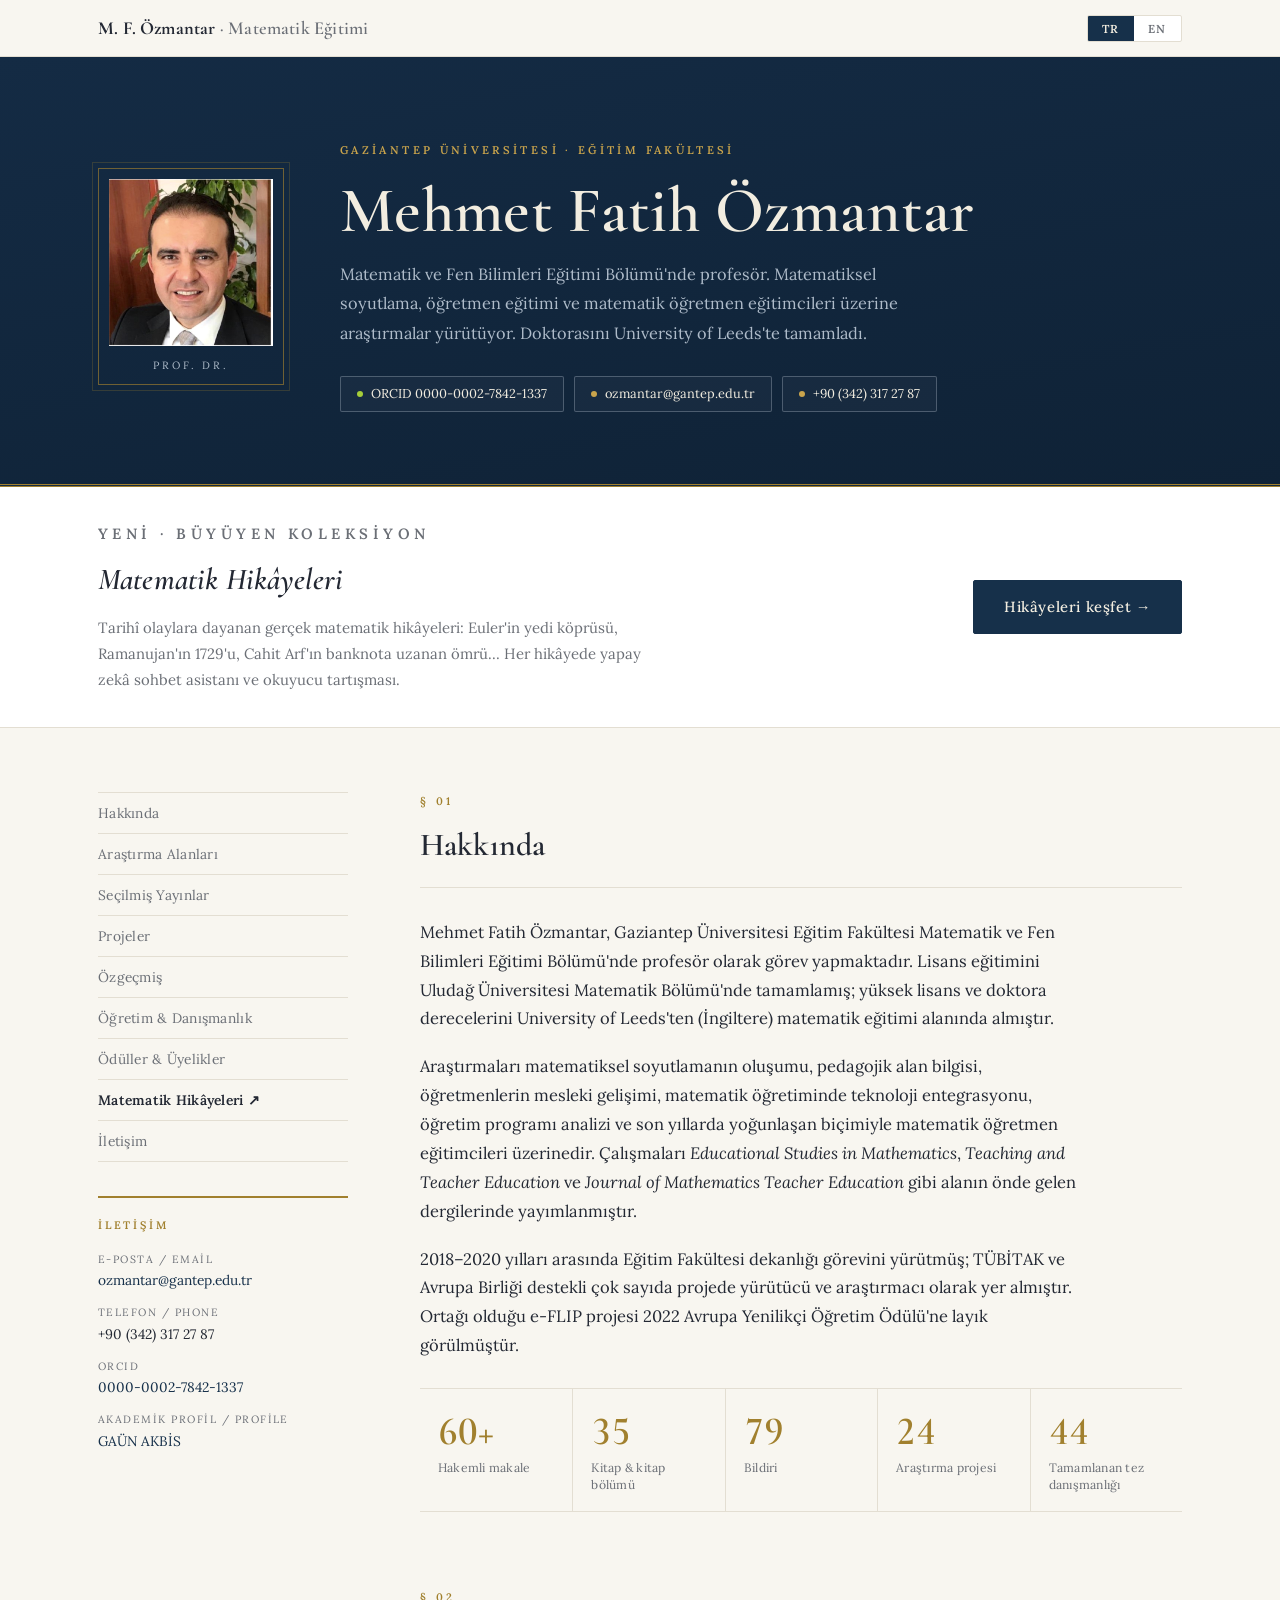
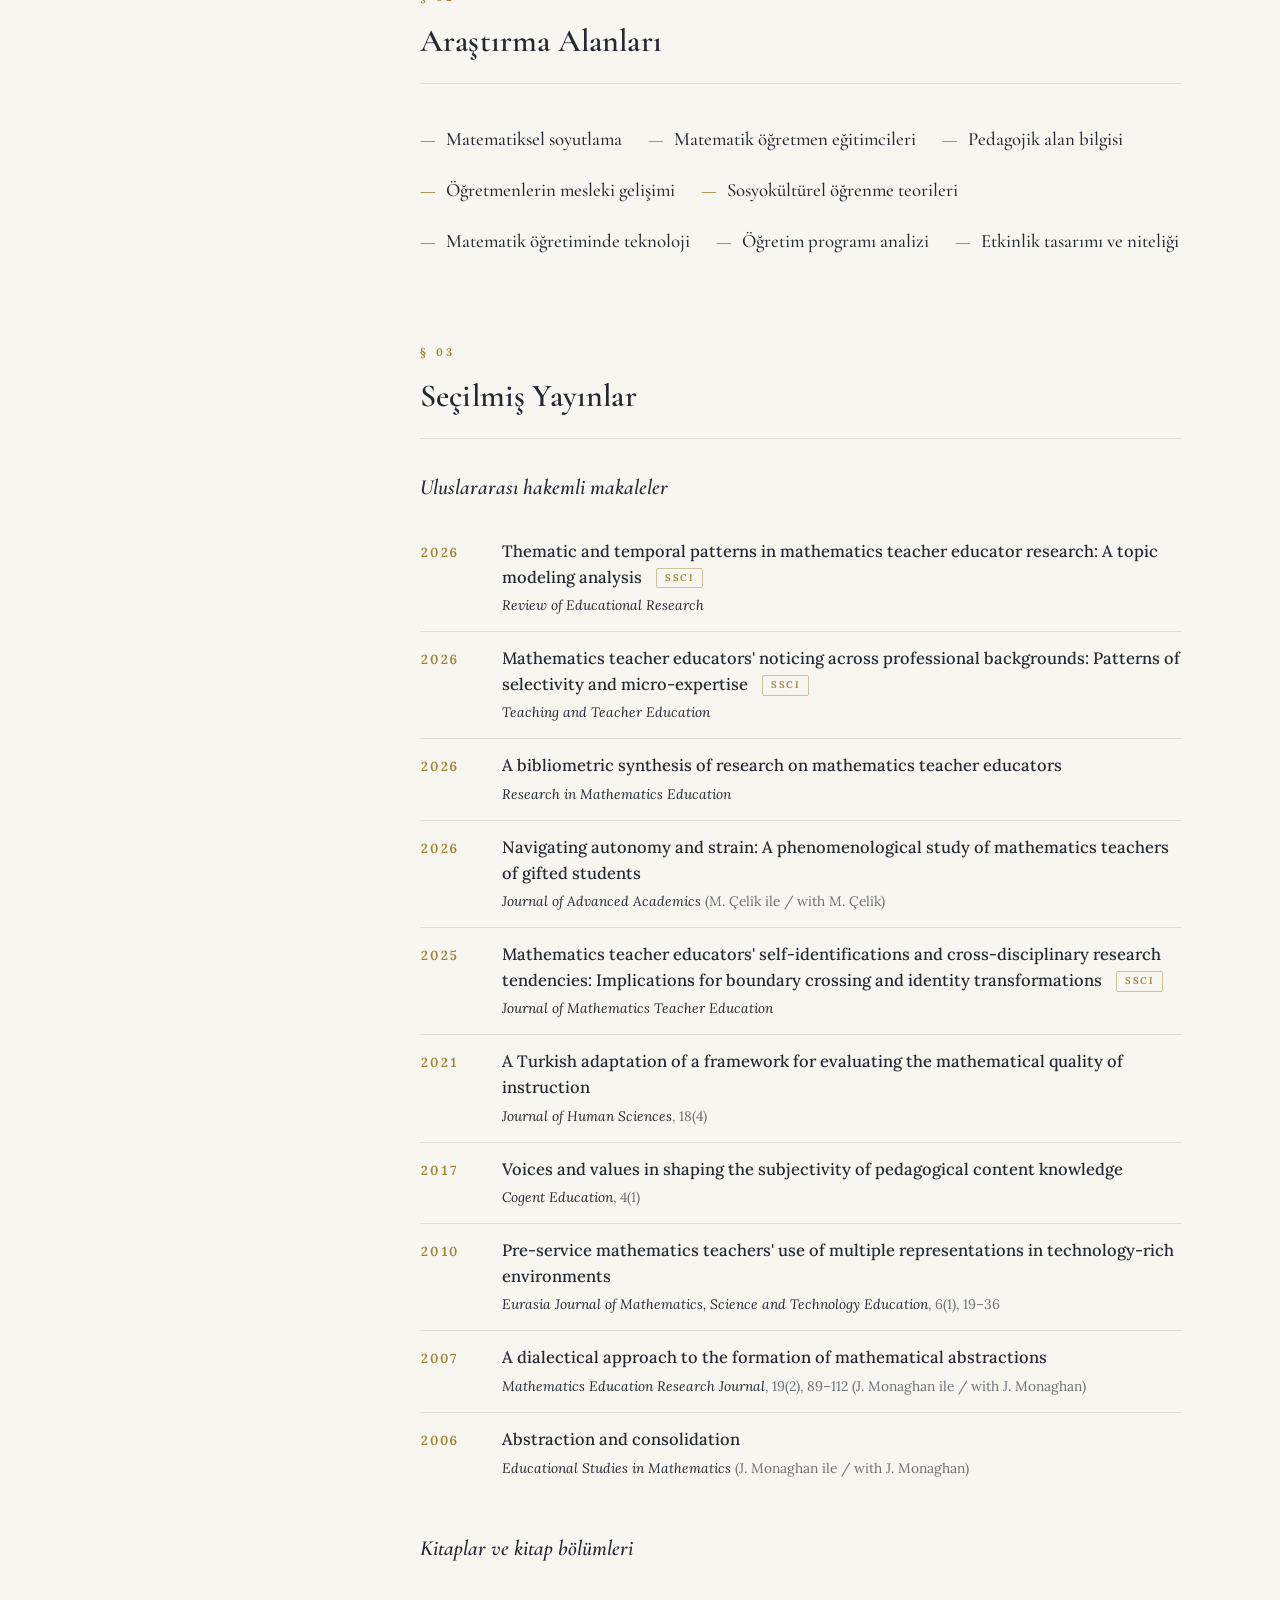
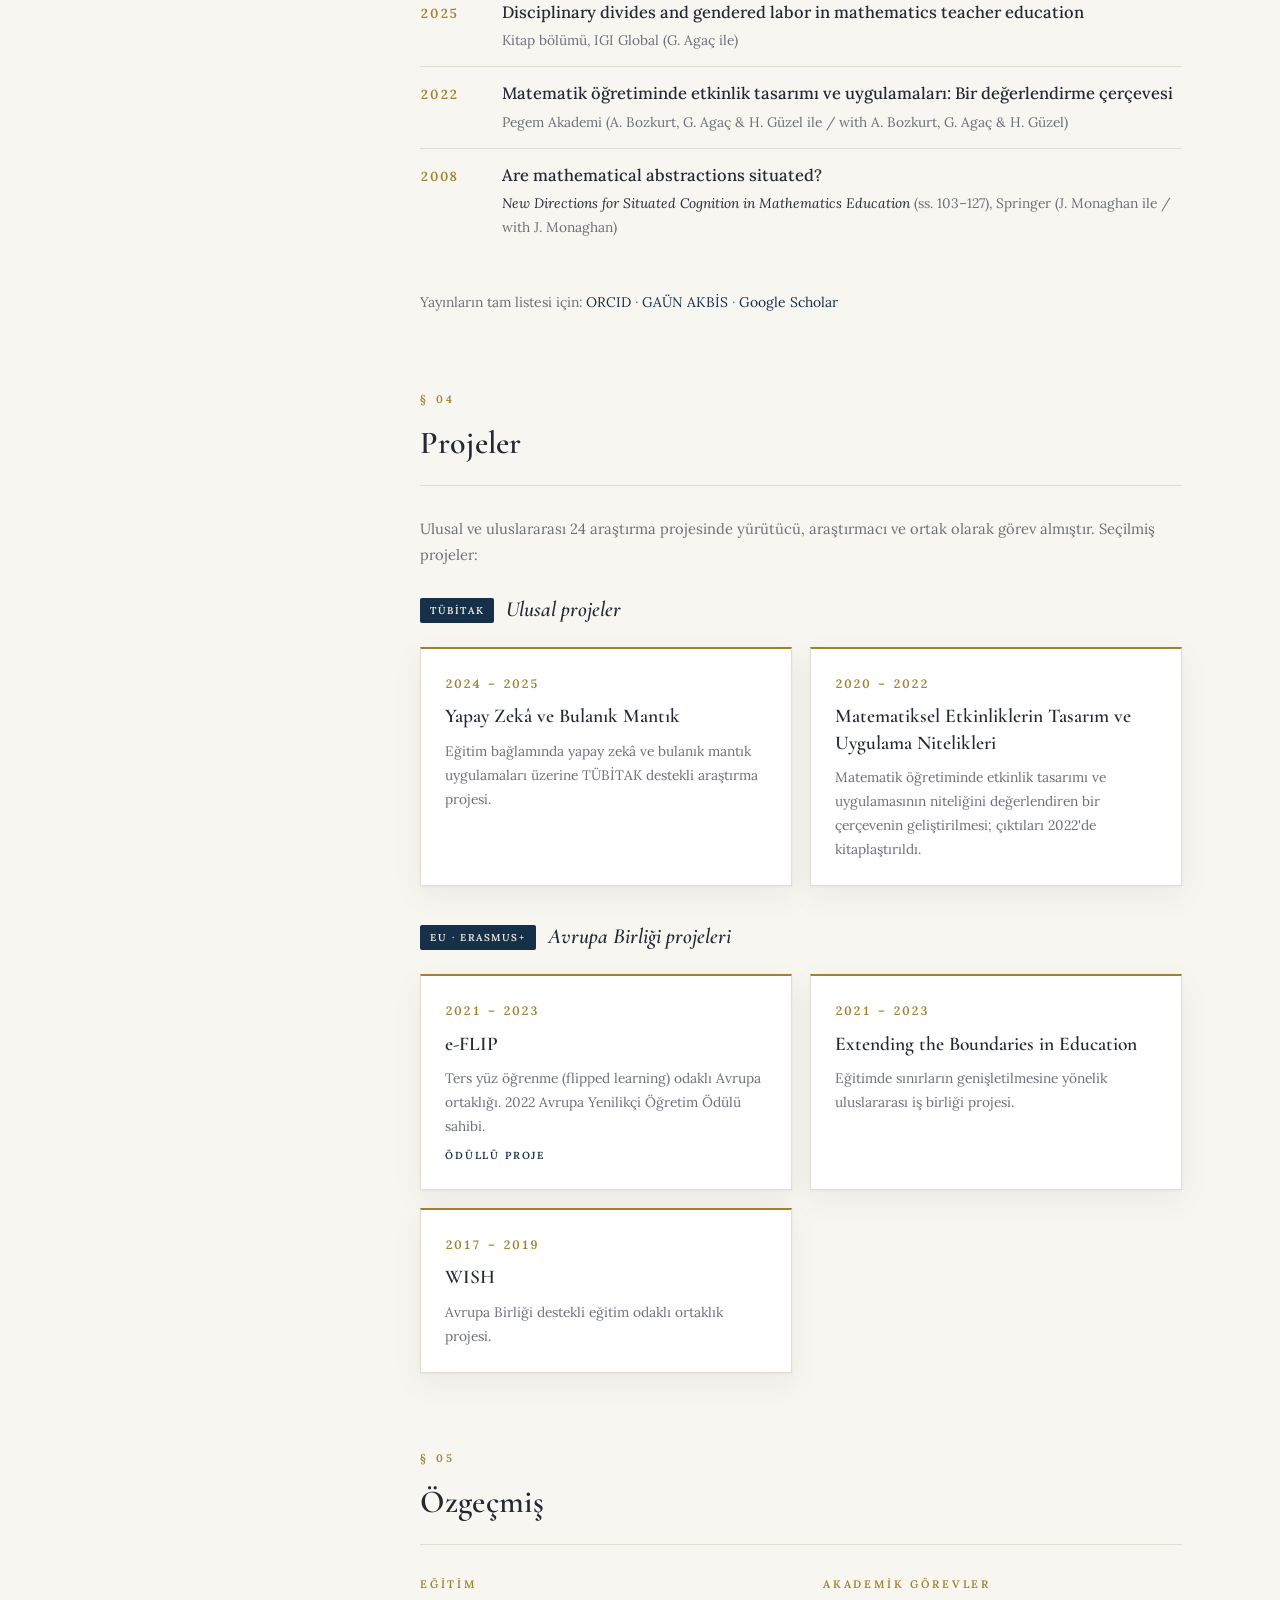
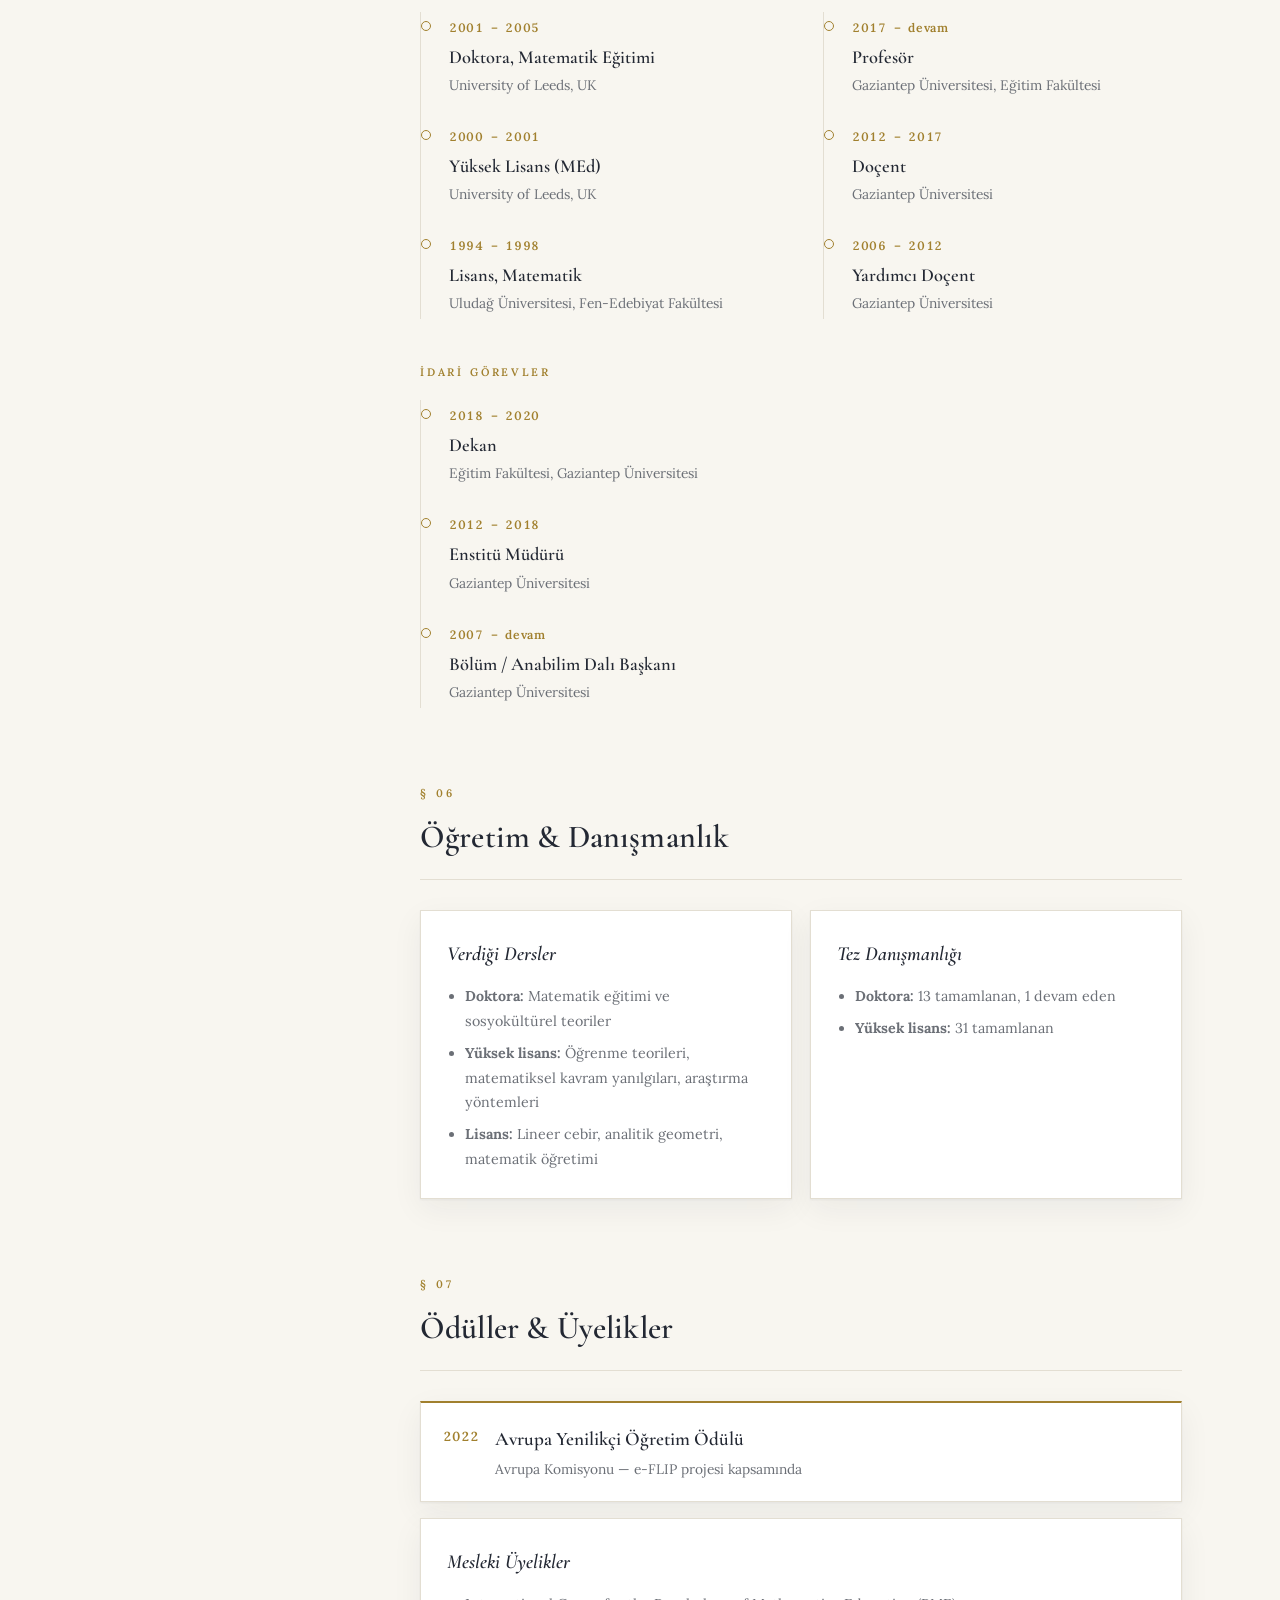
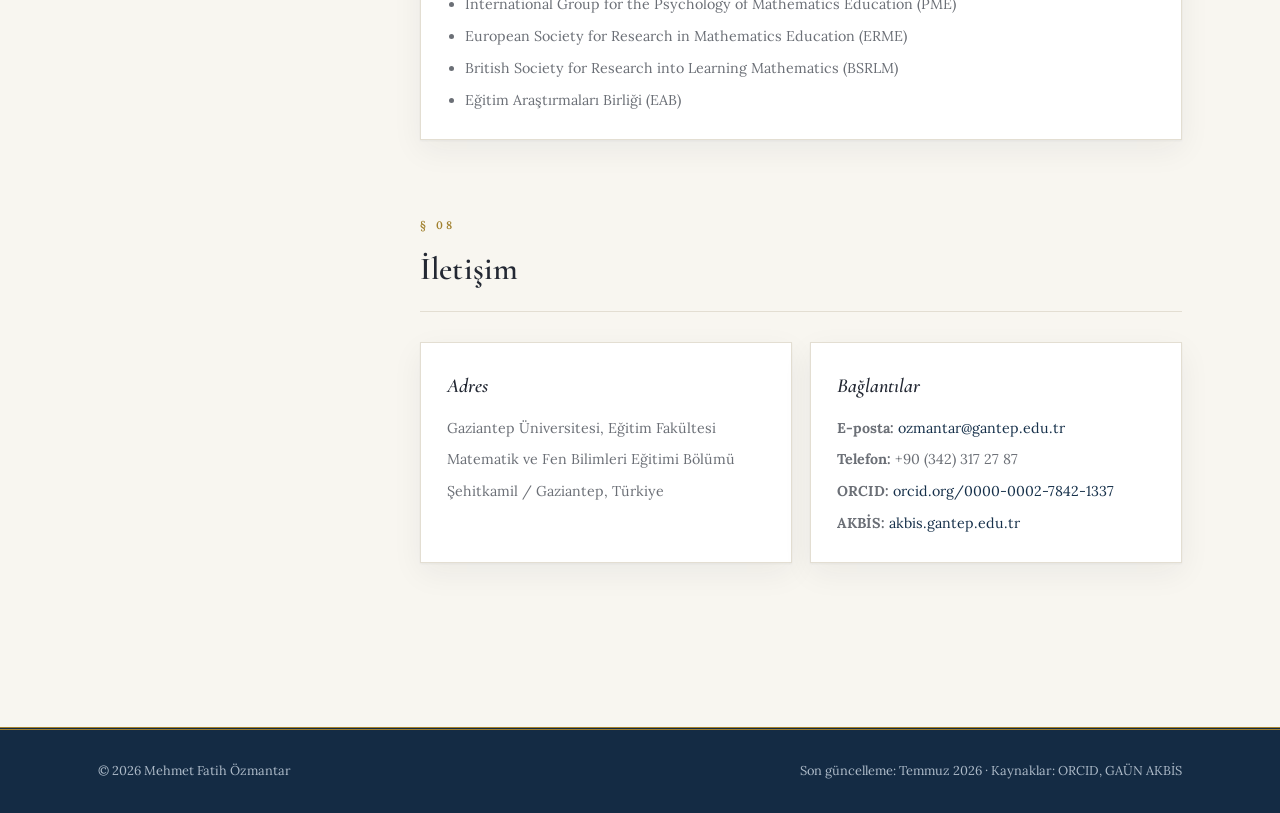
<file: index.html>
<!doctype html>
<html lang="tr">
<meta charset="utf-8">
<title>Prof. Dr. Mehmet Fatih Özmantar — Matematik Eğitimi</title>
<meta name="viewport" content="width=device-width, initial-scale=1">
<link rel="preconnect" href="https://fonts.googleapis.com">
<link rel="preconnect" href="https://fonts.gstatic.com" crossorigin>
<link href="https://fonts.googleapis.com/css2?family=Cormorant+Garamond:ital,wght@0,500;0,600;0,700;1,500;1,600&family=Lora:ital,wght@0,400;0,500;0,600;1,400;1,500&display=swap" rel="stylesheet">
<style>
  :root{
    --ground:#F8F6F0;
    --surface:#FFFFFF;
    --ink:#232833;
    --muted:#6B6F76;
    --line:#E3DED2;
    --accent:#16304A;
    --accent-soft:#16304A0F;
    --gold:#A1802E;
    --gold-soft:#A1802E1C;
    --hero-bg:#142B44;
    --hero-bg2:#0F2236;
    --hero-ink:#F2EDE0;
    --hero-muted:#AEBBC9;
    --shadow:0 1px 2px rgba(28,36,51,.05),0 10px 30px rgba(28,36,51,.06);
    --display:'Cormorant Garamond',Palatino,'Palatino Linotype',Georgia,serif;
    --body:'Lora',Georgia,'Times New Roman',serif;
  }
  @media (prefers-color-scheme: dark){
    :root{
      --ground:#10151D;
      --surface:#171E29;
      --ink:#E8E4D9;
      --muted:#99A0AA;
      --line:#2A3240;
      --accent:#C8A54F;
      --accent-soft:#C8A54F14;
      --gold:#C8A54F;
      --gold-soft:#C8A54F1F;
      --hero-bg:#0F2236;
      --hero-bg2:#0B1A2A;
      --hero-ink:#F2EDE0;
      --hero-muted:#9FAEBE;
      --shadow:0 1px 2px rgba(0,0,0,.4),0 10px 30px rgba(0,0,0,.35);
    }
  }

  *{box-sizing:border-box}
  html{scroll-behavior:smooth}
  @media (prefers-reduced-motion: reduce){
    html{scroll-behavior:auto}
    *{transition:none !important}
  }
  body{
    margin:0;
    background:var(--ground);
    color:var(--ink);
    font-family:var(--body);
    font-size:16.5px;
    line-height:1.75;
  }
  .serif{font-family:var(--display)}
  .mono{font-variant-numeric:tabular-nums lining-nums}

  html[data-lang="en"] .tr{display:none !important}
  html[data-lang="tr"] .en{display:none !important}

  a{color:var(--accent);text-decoration:none}
  a:hover{text-decoration:underline;text-underline-offset:3px}
  a:focus-visible,button:focus-visible{outline:2px solid var(--gold);outline-offset:2px}

  /* ---------- ust bar ---------- */
  .topbar{
    position:sticky;top:0;z-index:50;
    background:color-mix(in srgb,var(--ground) 92%, transparent);
    backdrop-filter:blur(12px);
    border-bottom:1px solid var(--line);
  }
  .topbar-in{
    max-width:1140px;margin:0 auto;padding:12px 28px;
    display:flex;align-items:center;justify-content:space-between;gap:16px;
  }
  .wordmark{font-family:var(--display);font-size:1.15rem;font-weight:600;letter-spacing:.01em}
  .wordmark b{font-weight:700}
  .lang-toggle{display:flex;border:1px solid var(--line);border-radius:2px;overflow:hidden;background:var(--surface)}
  .lang-toggle button{
    border:0;background:transparent;color:var(--muted);
    font-family:var(--body);font-size:.72rem;font-weight:600;letter-spacing:.14em;
    padding:5px 14px;cursor:pointer;
  }
  .lang-toggle button[aria-pressed="true"]{background:var(--accent);color:var(--hero-ink)}

  /* ---------- acilis: koyu lacivert ---------- */
  .hero{
    background:linear-gradient(170deg, var(--hero-bg) 0%, var(--hero-bg2) 100%);
    border-bottom:3px double var(--gold);
    color:var(--hero-ink);
  }
  .hero-in{
    max-width:1140px;margin:0 auto;padding:84px 28px 72px;
    display:flex;gap:56px;align-items:center;flex-wrap:wrap;
  }
  .portrait{
    flex:0 0 auto;width:186px;margin:0;
    padding:10px;
    border:1px solid color-mix(in srgb,var(--gold) 65%, transparent);
    outline:1px solid color-mix(in srgb,var(--gold) 25%, transparent);
    outline-offset:5px;
    background:transparent;
  }
  .portrait img{display:block;width:100%;filter:saturate(.85) contrast(1.04)}
  .portrait figcaption{
    text-align:center;font-size:.66rem;letter-spacing:.28em;text-transform:uppercase;
    color:var(--hero-muted);padding-top:10px;
  }
  .hero-txt{flex:1 1 440px;min-width:280px}
  .eyebrow{
    font-family:var(--body);
    font-size:.7rem;font-weight:600;letter-spacing:.3em;text-transform:uppercase;
    color:var(--gold);margin:0 0 16px;
  }
  .hero .eyebrow{color:#C9A44C}
  h1{
    font-family:var(--display);
    font-size:clamp(2.6rem,5.6vw,4rem);font-weight:600;
    line-height:1.05;margin:0 0 16px;text-wrap:balance;letter-spacing:.005em;
  }
  .hero-sub{
    font-size:1.02rem;color:var(--hero-muted);max-width:58ch;margin:0 0 28px;
    font-weight:400;line-height:1.8;
  }
  .hero-ids{display:flex;flex-wrap:wrap;gap:10px;align-items:center}
  .idchip{
    display:inline-flex;align-items:center;gap:8px;
    border:1px solid color-mix(in srgb,var(--hero-muted) 35%, transparent);
    border-radius:2px;padding:6px 16px;font-size:.8rem;color:var(--hero-ink);
    background:rgba(255,255,255,.03);
  }
  .idchip:hover{border-color:#C9A44C;text-decoration:none}
  .idchip .dot{width:6px;height:6px;border-radius:50%;background:#C9A44C;flex:0 0 auto}
  .idchip.orcid .dot{background:#A6CE39}

  /* ---------- hikaye tanitim bandi ---------- */
  .story-banner{border-bottom:1px solid var(--line);background:var(--surface)}
  .story-banner-in{
    max-width:1140px;margin:0 auto;padding:34px 28px;
    display:flex;align-items:center;justify-content:space-between;gap:32px;flex-wrap:wrap;
  }
  .story-banner-txt h2{
    font-family:var(--display);font-style:italic;font-weight:600;
    font-size:1.9rem;margin:0 0 8px;letter-spacing:.005em;
  }
  .story-banner-txt p{margin:0;color:var(--muted);font-size:.93rem;max-width:64ch}
  .story-banner-txt .eyebrow{margin-bottom:8px}
  .story-banner-btn{
    flex:0 0 auto;display:inline-block;
    background:var(--accent);color:var(--hero-ink);font-weight:500;font-size:.92rem;
    border:1px solid var(--accent);border-radius:2px;padding:13px 30px;
    letter-spacing:.04em;transition:background .2s,color .2s;
  }
  .story-banner-btn:hover{background:transparent;color:var(--accent);text-decoration:none}

  /* ---------- yerlesim ---------- */
  .layout{
    max-width:1140px;margin:0 auto;padding:64px 28px 88px;
    display:grid;grid-template-columns:250px minmax(0,1fr);gap:72px;
  }
  @media (max-width:900px){
    .layout{grid-template-columns:1fr;gap:40px;padding-top:40px}
    .rail{position:static}
  }
  .rail{position:sticky;top:76px;align-self:start;display:flex;flex-direction:column;gap:34px}
  .rail nav{display:flex;flex-direction:column}
  .rail nav a{
    color:var(--muted);font-size:.86rem;padding:8px 0;
    border-bottom:1px solid var(--line);
    letter-spacing:.02em;
    transition:color .15s,padding-left .15s;
  }
  .rail nav a:first-child{border-top:1px solid var(--line)}
  .rail nav a:hover{color:var(--gold);padding-left:6px;text-decoration:none}
  .rail-box{border-top:2px solid var(--gold);padding:18px 0 0}
  .rail-box h3{
    margin:0 0 14px;font-size:.68rem;font-weight:600;letter-spacing:.26em;text-transform:uppercase;color:var(--gold);
  }
  .contact-list{list-style:none;margin:0;padding:0;display:flex;flex-direction:column;gap:11px;font-size:.86rem}
  .contact-list .lbl{display:block;font-size:.66rem;letter-spacing:.14em;text-transform:uppercase;color:var(--muted)}
  .contact-list a{word-break:break-all}

  main{min-width:0}
  section{margin:0 0 76px;scroll-margin-top:84px}
  .sec-head{display:flex;flex-direction:column;gap:6px;border-bottom:1px solid var(--line);padding-bottom:14px;margin-bottom:30px}
  .sec-head .kicker{
    font-size:.68rem;font-weight:600;letter-spacing:.3em;text-transform:uppercase;color:var(--gold);
    order:-1;
  }
  .sec-head .kicker::before{content:"§ "}
  .sec-head h2{
    font-family:var(--display);
    font-size:2rem;font-weight:600;margin:0;letter-spacing:.005em;text-wrap:balance;
  }
  .prose p{margin:0 0 1.15em;max-width:66ch}
  .prose p:last-child{margin-bottom:0}

  /* rakamlar */
  .stats{display:grid;grid-template-columns:repeat(auto-fit,minmax(125px,1fr));gap:0;border-top:1px solid var(--line);border-bottom:1px solid var(--line)}
  .stat{padding:22px 18px 18px;border-left:1px solid var(--line)}
  .stat:first-child{border-left:0}
  @media (max-width:700px){ .stat{border-left:0;border-top:1px solid var(--line)} .stat:first-child{border-top:0} }
  .stat .n{
    font-family:var(--display);
    font-size:2.5rem;font-weight:600;color:var(--gold);
    font-variant-numeric:tabular-nums lining-nums;line-height:1;
  }
  .stat .t{font-size:.76rem;color:var(--muted);margin-top:8px;line-height:1.4;letter-spacing:.02em}

  /* arastirma alanlari */
  .chips{display:flex;flex-wrap:wrap;gap:0 26px;margin:0;padding:0;list-style:none}
  .chips li{
    font-family:var(--display);font-size:1.18rem;font-weight:500;
    padding:9px 0;
  }
  .chips li::before{content:"—";color:var(--gold);margin-right:10px}

  /* yayinlar */
  .pub-group{margin-bottom:36px}
  .pub-group h3{
    font-family:var(--display);font-style:italic;
    font-size:1.35rem;font-weight:600;margin:0 0 18px;
  }
  .pub{
    display:grid;grid-template-columns:64px minmax(0,1fr);gap:18px;
    padding:14px 0;border-bottom:1px solid var(--line);
  }
  .pub:last-child{border-bottom:0}
  .pub .yr{
    font-size:.82rem;color:var(--gold);font-weight:600;
    font-variant-numeric:tabular-nums lining-nums;padding-top:3px;letter-spacing:.06em;
  }
  .pub .ttl{font-weight:500;line-height:1.55}
  .pub .src{font-size:.86rem;color:var(--muted);margin-top:3px}
  .pub .src i{color:var(--ink)}
  .tag{
    display:inline-block;font-size:.6rem;font-weight:600;letter-spacing:.16em;text-transform:uppercase;
    color:var(--gold);border:1px solid color-mix(in srgb,var(--gold) 45%, transparent);
    border-radius:2px;padding:2px 8px;margin-left:10px;vertical-align:2px;
  }

  /* projeler */
  .proj-funder{margin-bottom:32px}
  .proj-funder h3{
    display:flex;align-items:center;gap:12px;
    font-family:var(--display);font-style:italic;font-size:1.35rem;font-weight:600;margin:0 0 18px;
  }
  .funder-badge{
    font-family:var(--body);font-style:normal;
    font-size:.62rem;font-weight:600;letter-spacing:.16em;
    color:var(--hero-ink);background:var(--accent);border-radius:2px;padding:4px 10px;
  }
  .proj-grid{display:grid;grid-template-columns:repeat(auto-fill,minmax(270px,1fr));gap:18px}
  .proj{
    border:1px solid var(--line);background:var(--surface);
    padding:24px;box-shadow:var(--shadow);display:flex;flex-direction:column;gap:9px;
    border-top:2px solid var(--gold);
  }
  .proj .range{font-size:.76rem;color:var(--gold);font-weight:600;letter-spacing:.08em;font-variant-numeric:tabular-nums}
  .proj .name{font-family:var(--display);font-size:1.22rem;font-weight:600;line-height:1.35}
  .proj .desc{font-size:.86rem;color:var(--muted)}
  .proj .role{font-size:.64rem;letter-spacing:.18em;text-transform:uppercase;color:var(--accent);font-weight:600}

  /* ozgecmis zaman cizelgesi */
  .timeline{list-style:none;margin:0;padding:0 0 0 4px;border-left:1px solid var(--line)}
  .timeline li{position:relative;padding:0 0 24px 24px}
  .timeline li:last-child{padding-bottom:4px}
  .timeline li::before{
    content:"";position:absolute;left:-4.5px;top:9px;width:8px;height:8px;border-radius:50%;
    background:var(--ground);border:1.5px solid var(--gold);
  }
  .timeline .range{font-size:.76rem;color:var(--gold);font-weight:600;letter-spacing:.06em;font-variant-numeric:tabular-nums}
  .timeline .what{font-family:var(--display);font-size:1.15rem;font-weight:600}
  .timeline .where{font-size:.86rem;color:var(--muted)}
  .cv-cols{display:grid;grid-template-columns:repeat(auto-fit,minmax(250px,1fr));gap:44px}
  .cv-cols h3{
    font-size:.68rem;font-weight:600;letter-spacing:.26em;text-transform:uppercase;color:var(--gold);margin:0 0 18px;
  }

  /* ogretim + oduller */
  .two-col{display:grid;grid-template-columns:repeat(auto-fit,minmax(280px,1fr));gap:18px}
  .card{border:1px solid var(--line);background:var(--surface);padding:26px;box-shadow:var(--shadow)}
  .card h3{
    font-family:var(--display);font-style:italic;
    font-size:1.25rem;font-weight:600;margin:0 0 12px;
  }
  .card ul{margin:0;padding-left:18px;font-size:.89rem;color:var(--muted);display:flex;flex-direction:column;gap:7px}
  .award{
    display:flex;gap:16px;align-items:flex-start;
    border:1px solid var(--line);border-top:2px solid var(--gold);
    background:var(--surface);padding:20px 22px;margin-bottom:16px;box-shadow:var(--shadow);
  }
  .award .yr{font-size:.82rem;color:var(--gold);font-weight:600;padding-top:3px;font-variant-numeric:tabular-nums}
  .award .t{font-family:var(--display);font-size:1.2rem;font-weight:600}
  .award .s{font-size:.86rem;color:var(--muted)}

  footer{border-top:3px double var(--gold);background:var(--hero-bg);color:var(--hero-muted)}
  .foot-in{max-width:1140px;margin:0 auto;padding:30px 28px;display:flex;flex-wrap:wrap;gap:12px;justify-content:space-between;font-size:.8rem}
  footer a{color:var(--hero-ink)}
</style>

<div class="topbar">
  <div class="topbar-in">
    <div class="wordmark"><b>M. F. Özmantar</b> <span style="color:var(--muted)">·</span> <span style="color:var(--muted)"><span class="tr">Matematik Eğitimi</span><span class="en">Mathematics Education</span></span></div>
    <div class="lang-toggle" role="group" aria-label="Dil / Language">
      <button id="btn-tr" aria-pressed="true" onclick="setLang('tr')">TR</button>
      <button id="btn-en" aria-pressed="false" onclick="setLang('en')">EN</button>
    </div>
  </div>
</div>

<header class="hero">
  <div class="hero-in">
    <figure class="portrait" style="margin:0">
      <img src="[data-uri]" alt="Prof. Dr. Mehmet Fatih Özmantar">
      <figcaption>Prof. Dr.</figcaption>
    </figure>
    <div class="hero-txt">
      <p class="eyebrow"><span class="tr">Gaziantep Üniversitesi · Eğitim Fakültesi</span><span class="en">Gaziantep University · Faculty of Education</span></p>
      <h1>Mehmet Fatih Özmantar</h1>
      <p class="hero-sub">
        <span class="tr">Matematik ve Fen Bilimleri Eğitimi Bölümü'nde profesör. Matematiksel soyutlama, öğretmen eğitimi ve matematik öğretmen eğitimcileri üzerine araştırmalar yürütüyor. Doktorasını University of Leeds'te tamamladı.</span>
        <span class="en">Professor in the Department of Mathematics and Science Education. His research focuses on mathematical abstraction, teacher education, and mathematics teacher educators. He received his PhD from the University of Leeds.</span>
      </p>
      <div class="hero-ids">
        <a class="idchip orcid" href="https://orcid.org/0000-0002-7842-1337"><span class="dot"></span>ORCID 0000-0002-7842-1337</a>
        <a class="idchip" href="mailto:ozmantar@gantep.edu.tr"><span class="dot"></span>ozmantar@gantep.edu.tr</a>
        <span class="idchip"><span class="dot"></span>+90 (342) 317 27 87</span>
      </div>
    </div>
  </div>
</header>

<div class="story-banner">
  <div class="story-banner-in">
    <div class="story-banner-txt">
      <p class="eyebrow" style="margin-bottom:6px"><span class="tr">Yeni · Büyüyen Koleksiyon</span><span class="en">New · Growing Collection</span></p>
      <h2 class="serif"><span class="tr">Matematik Hikâyeleri</span><span class="en">Maths Stories</span></h2>
      <p><span class="tr">Tarihî olaylara dayanan gerçek matematik hikâyeleri: Euler'in yedi köprüsü, Ramanujan'ın 1729'u, Cahit Arf'ın banknota uzanan ömrü… Her hikâyede yapay zekâ sohbet asistanı ve okuyucu tartışması.</span><span class="en">True stories of mathematics rooted in history: Euler's seven bridges, Ramanujan's 1729, Cahit Arf's journey to the banknote… Each with an AI chat assistant and reader discussion.</span></p>
    </div>
    <a class="story-banner-btn" href="hikayeler/index.html"><span class="tr">Hikâyeleri keşfet →</span><span class="en">Explore the stories →</span></a>
  </div>
</div>

<div class="layout">
  <aside class="rail">
    <nav aria-label="Bölümler">
      <a href="#hakkinda"><span class="tr">Hakkında</span><span class="en">About</span></a>
      <a href="#arastirma"><span class="tr">Araştırma Alanları</span><span class="en">Research Interests</span></a>
      <a href="#yayinlar"><span class="tr">Seçilmiş Yayınlar</span><span class="en">Selected Publications</span></a>
      <a href="#projeler"><span class="tr">Projeler</span><span class="en">Projects</span></a>
      <a href="#ozgecmis"><span class="tr">Özgeçmiş</span><span class="en">Curriculum Vitae</span></a>
      <a href="#ogretim"><span class="tr">Öğretim &amp; Danışmanlık</span><span class="en">Teaching &amp; Supervision</span></a>
      <a href="#oduller"><span class="tr">Ödüller &amp; Üyelikler</span><span class="en">Awards &amp; Memberships</span></a>
      <a href="hikayeler/index.html" style="border-left-color:var(--copper);color:var(--copper);font-weight:600"><span class="tr">Matematik Hikâyeleri ↗</span><span class="en">Maths Stories ↗</span></a>
      <a href="#iletisim"><span class="tr">İletişim</span><span class="en">Contact</span></a>
    </nav>
    <div class="rail-box">
      <h3><span class="tr">İletişim</span><span class="en">Contact</span></h3>
      <ul class="contact-list">
        <li><span class="lbl">E-posta / Email</span><a href="mailto:ozmantar@gantep.edu.tr">ozmantar@gantep.edu.tr</a></li>
        <li><span class="lbl">Telefon / Phone</span>+90 (342) 317 27 87</li>
        <li><span class="lbl">ORCID</span><a href="https://orcid.org/0000-0002-7842-1337">0000-0002-7842-1337</a></li>
        <li><span class="lbl">Akademik Profil / Profile</span><a href="https://akbis.gantep.edu.tr/detay/?A_ID=5692_prof-dr_mehmet-fatih-ozmantar">GAÜN AKBİS</a></li>
      </ul>
    </div>
  </aside>

  <main>
    <section id="hakkinda">
      <div class="sec-head"><span class="kicker">01</span><h2><span class="tr">Hakkında</span><span class="en">About</span></h2></div>
      <div class="prose">
        <p class="tr">Mehmet Fatih Özmantar, Gaziantep Üniversitesi Eğitim Fakültesi Matematik ve Fen Bilimleri Eğitimi Bölümü'nde profesör olarak görev yapmaktadır. Lisans eğitimini Uludağ Üniversitesi Matematik Bölümü'nde tamamlamış; yüksek lisans ve doktora derecelerini University of Leeds'ten (İngiltere) matematik eğitimi alanında almıştır.</p>
        <p class="tr">Araştırmaları matematiksel soyutlamanın oluşumu, pedagojik alan bilgisi, öğretmenlerin mesleki gelişimi, matematik öğretiminde teknoloji entegrasyonu, öğretim programı analizi ve son yıllarda yoğunlaşan biçimiyle matematik öğretmen eğitimcileri üzerinedir. Çalışmaları <i>Educational Studies in Mathematics</i>, <i>Teaching and Teacher Education</i> ve <i>Journal of Mathematics Teacher Education</i> gibi alanın önde gelen dergilerinde yayımlanmıştır.</p>
        <p class="tr">2018–2020 yılları arasında Eğitim Fakültesi dekanlığı görevini yürütmüş; TÜBİTAK ve Avrupa Birliği destekli çok sayıda projede yürütücü ve araştırmacı olarak yer almıştır. Ortağı olduğu e-FLIP projesi 2022 Avrupa Yenilikçi Öğretim Ödülü'ne layık görülmüştür.</p>
        <p class="en">Mehmet Fatih Özmantar is a professor in the Department of Mathematics and Science Education at Gaziantep University, Türkiye. He completed his undergraduate degree in Mathematics at Uludağ University and earned his MEd and PhD in mathematics education from the University of Leeds, UK.</p>
        <p class="en">His research addresses the formation of mathematical abstraction, pedagogical content knowledge, teachers' professional development, technology integration in mathematics teaching, curriculum analysis and — as a growing recent strand — mathematics teacher educators. His work has appeared in leading journals of the field including <i>Educational Studies in Mathematics</i>, <i>Teaching and Teacher Education</i> and the <i>Journal of Mathematics Teacher Education</i>.</p>
        <p class="en">He served as Dean of the Faculty of Education (2018–2020) and has led or contributed to numerous projects funded by TÜBİTAK and the European Union. The e-FLIP project, in which he was a partner, received the 2022 European Innovative Teaching Award.</p>
      </div>
      <div class="stats" style="margin-top:28px" aria-label="Akademik göstergeler">
        <div class="stat"><div class="n">60+</div><div class="t"><span class="tr">Hakemli makale</span><span class="en">Journal articles</span></div></div>
        <div class="stat"><div class="n">35</div><div class="t"><span class="tr">Kitap &amp; kitap bölümü</span><span class="en">Books &amp; chapters</span></div></div>
        <div class="stat"><div class="n">79</div><div class="t"><span class="tr">Bildiri</span><span class="en">Conference papers</span></div></div>
        <div class="stat"><div class="n">24</div><div class="t"><span class="tr">Araştırma projesi</span><span class="en">Research projects</span></div></div>
        <div class="stat"><div class="n">44</div><div class="t"><span class="tr">Tamamlanan tez danışmanlığı</span><span class="en">Theses supervised</span></div></div>
      </div>
    </section>

    <section id="arastirma">
      <div class="sec-head"><span class="kicker">02</span><h2><span class="tr">Araştırma Alanları</span><span class="en">Research Interests</span></h2></div>
      <ul class="chips">
        <li><span class="tr">Matematiksel soyutlama</span><span class="en">Mathematical abstraction</span></li>
        <li><span class="tr">Matematik öğretmen eğitimcileri</span><span class="en">Mathematics teacher educators</span></li>
        <li><span class="tr">Pedagojik alan bilgisi</span><span class="en">Pedagogical content knowledge</span></li>
        <li><span class="tr">Öğretmenlerin mesleki gelişimi</span><span class="en">Teacher professional development</span></li>
        <li><span class="tr">Sosyokültürel öğrenme teorileri</span><span class="en">Sociocultural theories of learning</span></li>
        <li><span class="tr">Matematik öğretiminde teknoloji</span><span class="en">Technology in mathematics teaching</span></li>
        <li><span class="tr">Öğretim programı analizi</span><span class="en">Curriculum analysis</span></li>
        <li><span class="tr">Etkinlik tasarımı ve niteliği</span><span class="en">Task design and quality</span></li>
      </ul>
    </section>

    <section id="yayinlar">
      <div class="sec-head"><span class="kicker">03</span><h2><span class="tr">Seçilmiş Yayınlar</span><span class="en">Selected Publications</span></h2></div>

      <div class="pub-group">
        <h3><span class="tr">Uluslararası hakemli makaleler</span><span class="en">International peer-reviewed articles</span></h3>
        <div class="pub"><div class="yr">2026</div><div><div class="ttl">Thematic and temporal patterns in mathematics teacher educator research: A topic modeling analysis <span class="tag">SSCI</span></div><div class="src"><i>Review of Educational Research</i></div></div></div>
        <div class="pub"><div class="yr">2026</div><div><div class="ttl">Mathematics teacher educators' noticing across professional backgrounds: Patterns of selectivity and micro-expertise <span class="tag">SSCI</span></div><div class="src"><i>Teaching and Teacher Education</i></div></div></div>
        <div class="pub"><div class="yr">2026</div><div><div class="ttl">A bibliometric synthesis of research on mathematics teacher educators</div><div class="src"><i>Research in Mathematics Education</i></div></div></div>
        <div class="pub"><div class="yr">2026</div><div><div class="ttl">Navigating autonomy and strain: A phenomenological study of mathematics teachers of gifted students</div><div class="src"><i>Journal of Advanced Academics</i> (M. Çelik ile / with M. Çelik)</div></div></div>
        <div class="pub"><div class="yr">2025</div><div><div class="ttl">Mathematics teacher educators' self-identifications and cross-disciplinary research tendencies: Implications for boundary crossing and identity transformations <span class="tag">SSCI</span></div><div class="src"><i>Journal of Mathematics Teacher Education</i></div></div></div>
        <div class="pub"><div class="yr">2021</div><div><div class="ttl">A Turkish adaptation of a framework for evaluating the mathematical quality of instruction</div><div class="src"><i>Journal of Human Sciences</i>, 18(4)</div></div></div>
        <div class="pub"><div class="yr">2017</div><div><div class="ttl">Voices and values in shaping the subjectivity of pedagogical content knowledge</div><div class="src"><i>Cogent Education</i>, 4(1)</div></div></div>
        <div class="pub"><div class="yr">2010</div><div><div class="ttl">Pre-service mathematics teachers' use of multiple representations in technology-rich environments</div><div class="src"><i>Eurasia Journal of Mathematics, Science and Technology Education</i>, 6(1), 19–36</div></div></div>
        <div class="pub"><div class="yr">2007</div><div><div class="ttl">A dialectical approach to the formation of mathematical abstractions</div><div class="src"><i>Mathematics Education Research Journal</i>, 19(2), 89–112 (J. Monaghan ile / with J. Monaghan)</div></div></div>
        <div class="pub"><div class="yr">2006</div><div><div class="ttl">Abstraction and consolidation</div><div class="src"><i>Educational Studies in Mathematics</i> (J. Monaghan ile / with J. Monaghan)</div></div></div>
      </div>

      <div class="pub-group">
        <h3><span class="tr">Kitaplar ve kitap bölümleri</span><span class="en">Books and book chapters</span></h3>
        <div class="pub"><div class="yr">2025</div><div><div class="ttl">Disciplinary divides and gendered labor in mathematics teacher education</div><div class="src"><span class="tr">Kitap bölümü, IGI Global (G. Agaç ile)</span><span class="en">Book chapter, IGI Global (with G. Agaç)</span></div></div></div>
        <div class="pub"><div class="yr">2022</div><div><div class="ttl"><span class="tr">Matematik öğretiminde etkinlik tasarımı ve uygulamaları: Bir değerlendirme çerçevesi</span><span class="en">Task design and applications in mathematics teaching: An evaluation framework</span></div><div class="src">Pegem Akademi (A. Bozkurt, G. Agaç &amp; H. Güzel ile / with A. Bozkurt, G. Agaç &amp; H. Güzel)</div></div></div>
        <div class="pub"><div class="yr">2008</div><div><div class="ttl">Are mathematical abstractions situated?</div><div class="src"><i>New Directions for Situated Cognition in Mathematics Education</i> (ss. 103–127), Springer (J. Monaghan ile / with J. Monaghan)</div></div></div>
      </div>

      <p style="font-size:.87rem;color:var(--muted)">
        <span class="tr">Yayınların tam listesi için: </span><span class="en">For the complete list of publications: </span>
        <a href="https://orcid.org/0000-0002-7842-1337">ORCID</a> ·
        <a href="https://akbis.gantep.edu.tr/detay/?A_ID=5692_prof-dr_mehmet-fatih-ozmantar">GAÜN AKBİS</a> ·
        <a href="https://scholar.google.com/scholar?q=%22Mehmet+Fatih+Ozmantar%22">Google Scholar</a>
      </p>
    </section>

    <section id="projeler">
      <div class="sec-head"><span class="kicker">04</span><h2><span class="tr">Projeler</span><span class="en">Projects</span></h2></div>
      <p class="prose" style="color:var(--muted);font-size:.92rem;margin-bottom:24px">
        <span class="tr">Ulusal ve uluslararası 24 araştırma projesinde yürütücü, araştırmacı ve ortak olarak görev almıştır. Seçilmiş projeler:</span>
        <span class="en">He has served as principal investigator, researcher and partner in 24 national and international research projects. Selected projects:</span>
      </p>

      <div class="proj-funder">
        <h3><span class="funder-badge">TÜBİTAK</span><span class="tr">Ulusal projeler</span><span class="en">National projects</span></h3>
        <div class="proj-grid">
          <div class="proj">
            <span class="range">2024 – 2025</span>
            <span class="name"><span class="tr">Yapay Zekâ ve Bulanık Mantık</span><span class="en">Artificial Intelligence and Fuzzy Logic</span></span>
            <span class="desc"><span class="tr">Eğitim bağlamında yapay zekâ ve bulanık mantık uygulamaları üzerine TÜBİTAK destekli araştırma projesi.</span><span class="en">TÜBİTAK-funded research on applications of artificial intelligence and fuzzy logic in educational contexts.</span></span>
          </div>
          <div class="proj">
            <span class="range">2020 – 2022</span>
            <span class="name"><span class="tr">Matematiksel Etkinliklerin Tasarım ve Uygulama Nitelikleri</span><span class="en">Design and Implementation Qualities of Mathematical Tasks</span></span>
            <span class="desc"><span class="tr">Matematik öğretiminde etkinlik tasarımı ve uygulamasının niteliğini değerlendiren bir çerçevenin geliştirilmesi; çıktıları 2022'de kitaplaştırıldı.</span><span class="en">Development of a framework for evaluating the quality of task design and implementation in mathematics teaching; outcomes published as a book in 2022.</span></span>
          </div>
        </div>
      </div>

      <div class="proj-funder">
        <h3><span class="funder-badge">EU · ERASMUS+</span><span class="tr">Avrupa Birliği projeleri</span><span class="en">European Union projects</span></h3>
        <div class="proj-grid">
          <div class="proj">
            <span class="range">2021 – 2023</span>
            <span class="name">e-FLIP</span>
            <span class="desc"><span class="tr">Ters yüz öğrenme (flipped learning) odaklı Avrupa ortaklığı. 2022 Avrupa Yenilikçi Öğretim Ödülü sahibi.</span><span class="en">A European partnership on flipped learning. Recipient of the 2022 European Innovative Teaching Award.</span></span>
            <span class="role"><span class="tr">Ödüllü proje</span><span class="en">Award-winning</span></span>
          </div>
          <div class="proj">
            <span class="range">2021 – 2023</span>
            <span class="name">Extending the Boundaries in Education</span>
            <span class="desc"><span class="tr">Eğitimde sınırların genişletilmesine yönelik uluslararası iş birliği projesi.</span><span class="en">International cooperation project on extending the boundaries of education.</span></span>
          </div>
          <div class="proj">
            <span class="range">2017 – 2019</span>
            <span class="name">WISH</span>
            <span class="desc"><span class="tr">Avrupa Birliği destekli eğitim odaklı ortaklık projesi.</span><span class="en">EU-funded education-focused partnership project.</span></span>
          </div>
        </div>
      </div>
    </section>

    <section id="ozgecmis">
      <div class="sec-head"><span class="kicker">05</span><h2><span class="tr">Özgeçmiş</span><span class="en">Curriculum Vitae</span></h2></div>
      <div class="cv-cols">
        <div>
          <h3><span class="tr">Eğitim</span><span class="en">Education</span></h3>
          <ul class="timeline">
            <li><span class="range">2001 – 2005</span><div class="what"><span class="tr">Doktora, Matematik Eğitimi</span><span class="en">PhD, Mathematics Education</span></div><div class="where">University of Leeds, UK</div></li>
            <li><span class="range">2000 – 2001</span><div class="what"><span class="tr">Yüksek Lisans (MEd)</span><span class="en">MEd</span></div><div class="where">University of Leeds, UK</div></li>
            <li><span class="range">1994 – 1998</span><div class="what"><span class="tr">Lisans, Matematik</span><span class="en">BSc, Mathematics</span></div><div class="where"><span class="tr">Uludağ Üniversitesi, Fen-Edebiyat Fakültesi</span><span class="en">Uludağ University, Faculty of Arts and Sciences</span></div></li>
          </ul>
        </div>
        <div>
          <h3><span class="tr">Akademik Görevler</span><span class="en">Academic Positions</span></h3>
          <ul class="timeline">
            <li><span class="range">2017 – <span class="tr">devam</span><span class="en">present</span></span><div class="what"><span class="tr">Profesör</span><span class="en">Professor</span></div><div class="where"><span class="tr">Gaziantep Üniversitesi, Eğitim Fakültesi</span><span class="en">Gaziantep University, Faculty of Education</span></div></li>
            <li><span class="range">2012 – 2017</span><div class="what"><span class="tr">Doçent</span><span class="en">Associate Professor</span></div><div class="where"><span class="tr">Gaziantep Üniversitesi</span><span class="en">Gaziantep University</span></div></li>
            <li><span class="range">2006 – 2012</span><div class="what"><span class="tr">Yardımcı Doçent</span><span class="en">Assistant Professor</span></div><div class="where"><span class="tr">Gaziantep Üniversitesi</span><span class="en">Gaziantep University</span></div></li>
          </ul>
        </div>
        <div>
          <h3><span class="tr">İdari Görevler</span><span class="en">Administrative Roles</span></h3>
          <ul class="timeline">
            <li><span class="range">2018 – 2020</span><div class="what"><span class="tr">Dekan</span><span class="en">Dean</span></div><div class="where"><span class="tr">Eğitim Fakültesi, Gaziantep Üniversitesi</span><span class="en">Faculty of Education, Gaziantep University</span></div></li>
            <li><span class="range">2012 – 2018</span><div class="what"><span class="tr">Enstitü Müdürü</span><span class="en">Institute Director</span></div><div class="where"><span class="tr">Gaziantep Üniversitesi</span><span class="en">Gaziantep University</span></div></li>
            <li><span class="range">2007 – <span class="tr">devam</span><span class="en">present</span></span><div class="what"><span class="tr">Bölüm / Anabilim Dalı Başkanı</span><span class="en">Department Head</span></div><div class="where"><span class="tr">Gaziantep Üniversitesi</span><span class="en">Gaziantep University</span></div></li>
          </ul>
        </div>
      </div>
    </section>

    <section id="ogretim">
      <div class="sec-head"><span class="kicker">06</span><h2><span class="tr">Öğretim &amp; Danışmanlık</span><span class="en">Teaching &amp; Supervision</span></h2></div>
      <div class="two-col">
        <div class="card">
          <h3><span class="tr">Verdiği Dersler</span><span class="en">Courses Taught</span></h3>
          <ul>
            <li><span class="tr"><b>Doktora:</b> Matematik eğitimi ve sosyokültürel teoriler</span><span class="en"><b>Doctoral:</b> Mathematics education and sociocultural theories</span></li>
            <li><span class="tr"><b>Yüksek lisans:</b> Öğrenme teorileri, matematiksel kavram yanılgıları, araştırma yöntemleri</span><span class="en"><b>Graduate:</b> Learning theories, mathematical misconceptions, research methods</span></li>
            <li><span class="tr"><b>Lisans:</b> Lineer cebir, analitik geometri, matematik öğretimi</span><span class="en"><b>Undergraduate:</b> Linear algebra, analytic geometry, mathematics pedagogy</span></li>
          </ul>
        </div>
        <div class="card">
          <h3><span class="tr">Tez Danışmanlığı</span><span class="en">Thesis Supervision</span></h3>
          <ul>
            <li><span class="tr"><b>Doktora:</b> 13 tamamlanan, 1 devam eden</span><span class="en"><b>Doctoral:</b> 13 completed, 1 in progress</span></li>
            <li><span class="tr"><b>Yüksek lisans:</b> 31 tamamlanan</span><span class="en"><b>Master's:</b> 31 completed</span></li>
          </ul>
        </div>
      </div>
    </section>

    <section id="oduller">
      <div class="sec-head"><span class="kicker">07</span><h2><span class="tr">Ödüller &amp; Üyelikler</span><span class="en">Awards &amp; Memberships</span></h2></div>
      <div class="award">
        <span class="yr">2022</span>
        <div>
          <div class="t"><span class="tr">Avrupa Yenilikçi Öğretim Ödülü</span><span class="en">European Innovative Teaching Award</span></div>
          <div class="s"><span class="tr">Avrupa Komisyonu — e-FLIP projesi kapsamında</span><span class="en">European Commission — for the e-FLIP project</span></div>
        </div>
      </div>
      <div class="card">
        <h3><span class="tr">Mesleki Üyelikler</span><span class="en">Professional Memberships</span></h3>
        <ul>
          <li>International Group for the Psychology of Mathematics Education (PME)</li>
          <li>European Society for Research in Mathematics Education (ERME)</li>
          <li>British Society for Research into Learning Mathematics (BSRLM)</li>
          <li><span class="tr">Eğitim Araştırmaları Birliği (EAB)</span><span class="en">Educational Research Association (Türkiye)</span></li>
        </ul>
      </div>
    </section>

    <section id="iletisim">
      <div class="sec-head"><span class="kicker">08</span><h2><span class="tr">İletişim</span><span class="en">Contact</span></h2></div>
      <div class="two-col">
        <div class="card">
          <h3><span class="tr">Adres</span><span class="en">Address</span></h3>
          <ul style="list-style:none;padding:0">
            <li><span class="tr">Gaziantep Üniversitesi, Eğitim Fakültesi</span><span class="en">Gaziantep University, Faculty of Education</span></li>
            <li><span class="tr">Matematik ve Fen Bilimleri Eğitimi Bölümü</span><span class="en">Department of Mathematics and Science Education</span></li>
            <li><span class="tr">Şehitkamil / Gaziantep, Türkiye</span><span class="en">Şehitkamil, Gaziantep, Türkiye</span></li>
          </ul>
        </div>
        <div class="card">
          <h3><span class="tr">Bağlantılar</span><span class="en">Links</span></h3>
          <ul style="list-style:none;padding:0">
            <li><b>E-posta:</b> <a href="mailto:ozmantar@gantep.edu.tr">ozmantar@gantep.edu.tr</a></li>
            <li><b>Telefon:</b> +90 (342) 317 27 87</li>
            <li><b>ORCID:</b> <a href="https://orcid.org/0000-0002-7842-1337">orcid.org/0000-0002-7842-1337</a></li>
            <li><b>AKBİS:</b> <a href="https://akbis.gantep.edu.tr/detay/?A_ID=5692_prof-dr_mehmet-fatih-ozmantar">akbis.gantep.edu.tr</a></li>
          </ul>
        </div>
      </div>
    </section>
  </main>
</div>

<footer>
  <div class="foot-in">
    <span>© 2026 Mehmet Fatih Özmantar</span>
    <span><span class="tr">Son güncelleme: Temmuz 2026 · Kaynaklar: ORCID, GAÜN AKBİS</span><span class="en">Last updated: July 2026 · Sources: ORCID, GAÜN AKBİS</span></span>
  </div>
</footer>

<script>
  function setLang(l){
    document.documentElement.setAttribute('data-lang', l);
    document.getElementById('btn-tr').setAttribute('aria-pressed', l==='tr' ? 'true' : 'false');
    document.getElementById('btn-en').setAttribute('aria-pressed', l==='en' ? 'true' : 'false');
    try{localStorage.setItem('mfo-lang', l);}catch(e){}
  }
  (function(){
    var saved = null;
    try{saved = localStorage.getItem('mfo-lang');}catch(e){}
    setLang(saved === 'en' ? 'en' : 'tr');
  })();
</script>

</html>
</file>
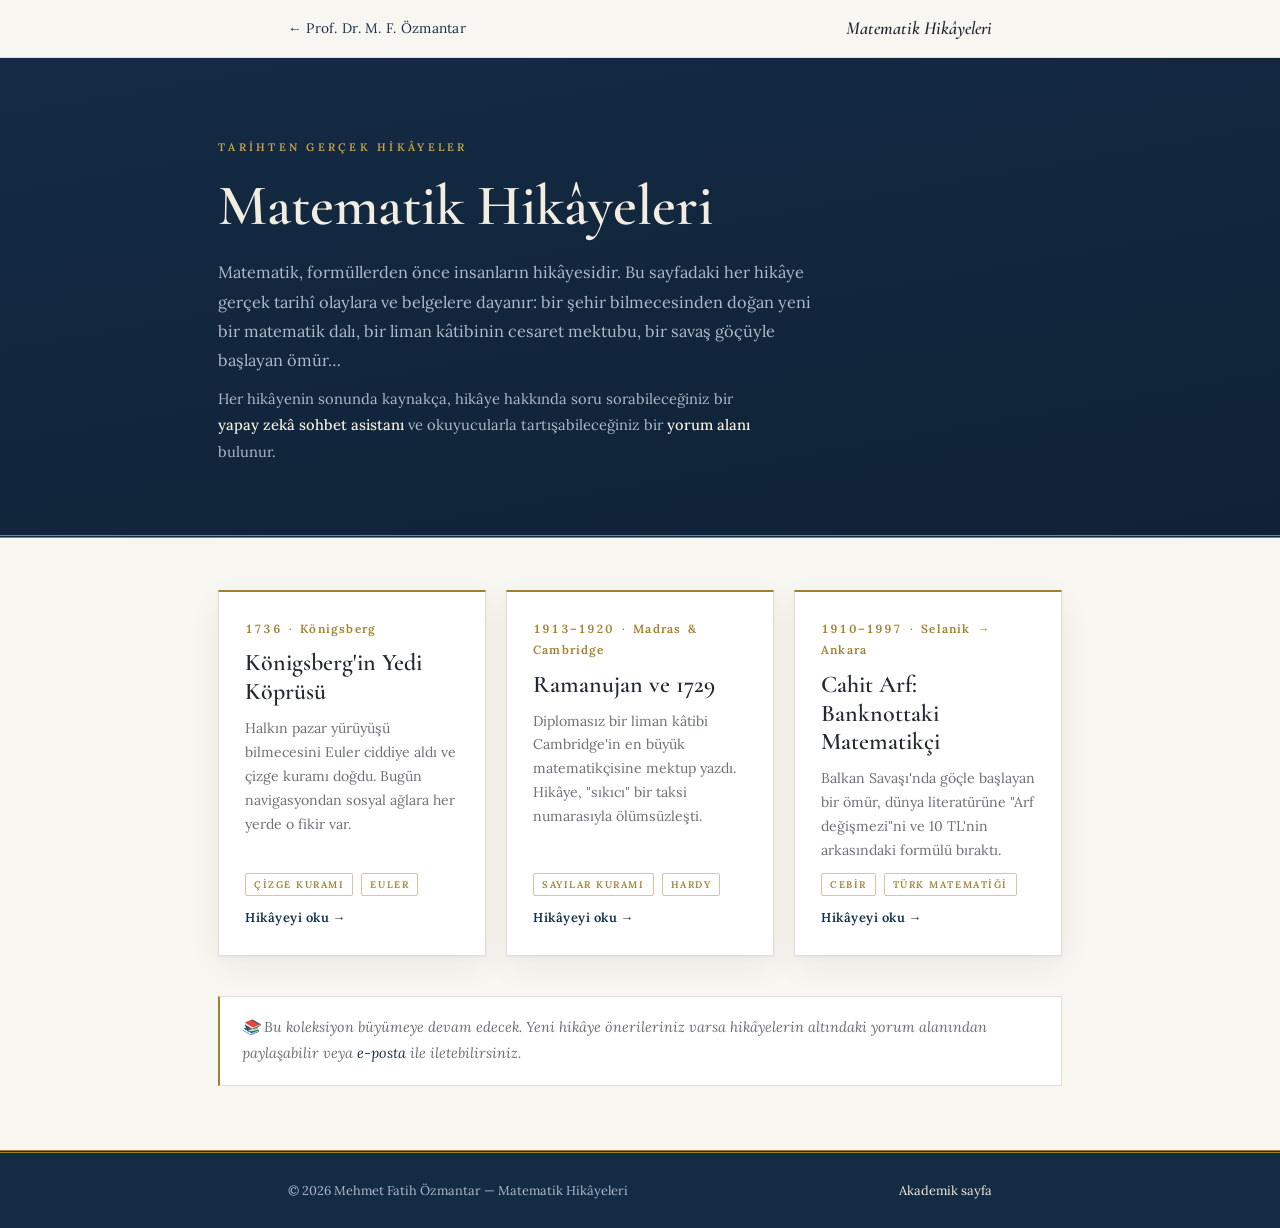
<file: hikayeler/index.html>
<!doctype html>
<html lang="tr">
<head>
<meta charset="utf-8">
<meta name="viewport" content="width=device-width, initial-scale=1">
<title>Matematik Hikâyeleri — Prof. Dr. Mehmet Fatih Özmantar</title>
<link rel="preconnect" href="https://fonts.googleapis.com">
<link rel="preconnect" href="https://fonts.gstatic.com" crossorigin>
<link href="https://fonts.googleapis.com/css2?family=Cormorant+Garamond:ital,wght@0,500;0,600;0,700;1,500;1,600&family=Lora:ital,wght@0,400;0,500;0,600;1,400;1,500&display=swap" rel="stylesheet">
<link rel="stylesheet" href="../assets/hikaye.css">
<style>
  /* hikâye vitrini — bu sayfaya özel */
  .hub-hero-in{max-width:900px;margin:0 auto;padding:80px 28px 60px}
  .hub-hero-in h1{font-size:clamp(2.4rem,5.5vw,3.6rem)}
  .hub-sub{font-size:1.02rem;color:var(--hero-muted);max-width:60ch;margin:0 0 10px;line-height:1.8}
  .hub-sub b{color:var(--hero-ink);font-weight:500}
  .hub-grid{max-width:900px;margin:0 auto;padding:52px 28px 8px;display:grid;grid-template-columns:repeat(auto-fill,minmax(260px,1fr));gap:20px}
  a.story-card{
    display:flex;flex-direction:column;gap:10px;
    border:1px solid var(--line);border-top:2px solid var(--gold);
    background:var(--surface);
    padding:26px;box-shadow:var(--shadow);color:var(--ink);
    transition:transform .15s, box-shadow .15s;
  }
  a.story-card:hover{text-decoration:none;transform:translateY(-3px);box-shadow:0 4px 8px rgba(28,36,51,.08),0 16px 40px rgba(28,36,51,.1)}
  .story-card .era{font-size:.74rem;color:var(--gold);font-weight:600;letter-spacing:.1em;font-variant-numeric:tabular-nums}
  .story-card .t{font-family:var(--display);font-weight:600;font-size:1.5rem;line-height:1.2}
  .story-card .d{font-size:.88rem;color:var(--muted);flex:1;line-height:1.7}
  .story-card .go{font-size:.8rem;color:var(--accent);font-weight:600;letter-spacing:.04em}
  .story-card .feats{display:flex;gap:8px;flex-wrap:wrap}
  .story-card .feat{
    font-size:.6rem;font-weight:600;letter-spacing:.16em;text-transform:uppercase;
    color:var(--gold);border:1px solid color-mix(in srgb,var(--gold) 45%, transparent);
    border-radius:2px;padding:2px 8px;
  }
  .hub-note{max-width:900px;margin:32px auto 0;padding:0 28px}
  .hub-note-in{
    border:1px solid var(--line);border-left:2px solid var(--gold);
    background:var(--surface);
    padding:18px 22px;font-size:.9rem;color:var(--muted);font-style:italic;
  }
  @media (prefers-reduced-motion: reduce){ a.story-card:hover{transform:none} }
</style>
</head>
<body>

<div class="topbar">
  <div class="topbar-in">
    <a class="back" href="../index.html">← Prof. Dr. M. F. Özmantar</a>
    <div class="wordmark">Matematik Hikâyeleri</div>
  </div>
</div>

<header class="story-hero">
  <div class="hub-hero-in">
    <p class="eyebrow">Tarihten Gerçek Hikâyeler</p>
    <h1>Matematik Hikâyeleri</h1>
    <p class="hub-sub">Matematik, formüllerden önce insanların hikâyesidir. Bu sayfadaki her hikâye gerçek tarihî olaylara ve belgelere dayanır: bir şehir bilmecesinden doğan yeni bir matematik dalı, bir liman kâtibinin cesaret mektubu, bir savaş göçüyle başlayan ömür…</p>
    <p class="hub-sub" style="font-size:.92rem">Her hikâyenin sonunda kaynakça, hikâye hakkında soru sorabileceğiniz bir <b>yapay zekâ sohbet asistanı</b> ve okuyucularla tartışabileceğiniz bir <b>yorum alanı</b> bulunur.</p>
  </div>
</header>

<main>
  <div class="hub-grid">
    <a class="story-card" href="konigsberg-kopruleri.html">
      <span class="era">1736 · Königsberg</span>
      <span class="t">Königsberg'in Yedi Köprüsü</span>
      <span class="d">Halkın pazar yürüyüşü bilmecesini Euler ciddiye aldı ve çizge kuramı doğdu. Bugün navigasyondan sosyal ağlara her yerde o fikir var.</span>
      <span class="feats"><span class="feat">Çizge kuramı</span><span class="feat">Euler</span></span>
      <span class="go">Hikâyeyi oku →</span>
    </a>
    <a class="story-card" href="ramanujan-1729.html">
      <span class="era">1913–1920 · Madras &amp; Cambridge</span>
      <span class="t">Ramanujan ve 1729</span>
      <span class="d">Diplomasız bir liman kâtibi Cambridge'in en büyük matematikçisine mektup yazdı. Hikâye, "sıkıcı" bir taksi numarasıyla ölümsüzleşti.</span>
      <span class="feats"><span class="feat">Sayılar kuramı</span><span class="feat">Hardy</span></span>
      <span class="go">Hikâyeyi oku →</span>
    </a>
    <a class="story-card" href="cahit-arf.html">
      <span class="era">1910–1997 · Selanik → Ankara</span>
      <span class="t">Cahit Arf: Banknottaki Matematikçi</span>
      <span class="d">Balkan Savaşı'nda göçle başlayan bir ömür, dünya literatürüne "Arf değişmezi"ni ve 10 TL'nin arkasındaki formülü bıraktı.</span>
      <span class="feats"><span class="feat">Cebir</span><span class="feat">Türk matematiği</span></span>
      <span class="go">Hikâyeyi oku →</span>
    </a>
  </div>

  <div class="hub-note">
    <div class="hub-note-in">
      📚 Bu koleksiyon büyümeye devam edecek. Yeni hikâye önerileriniz varsa hikâyelerin altındaki yorum alanından paylaşabilir veya <a href="mailto:ozmantar@gantep.edu.tr">e-posta</a> ile iletebilirsiniz.
    </div>
  </div>
</main>

<footer>
  <div class="foot-in">
    <span>© 2026 Mehmet Fatih Özmantar — Matematik Hikâyeleri</span>
    <a href="../index.html">Akademik sayfa</a>
  </div>
</footer>

</body>
</html>
</file>
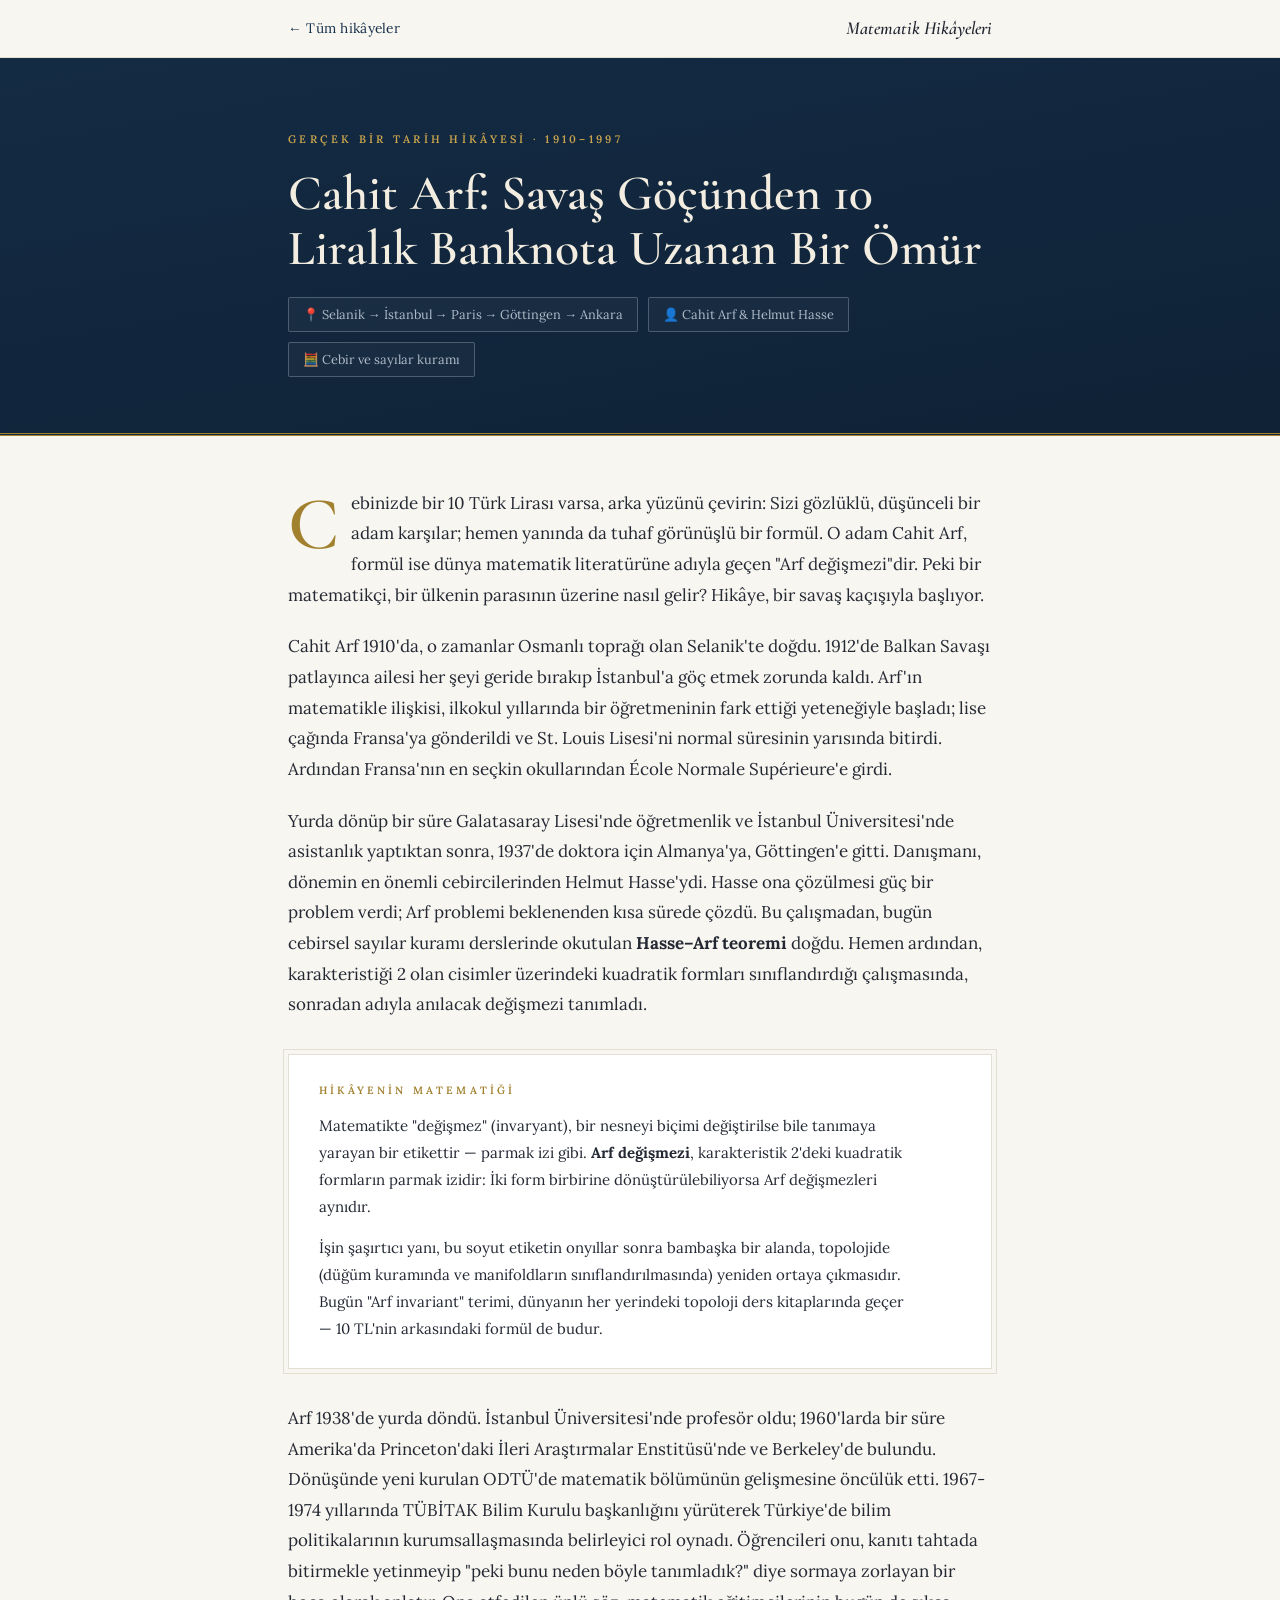
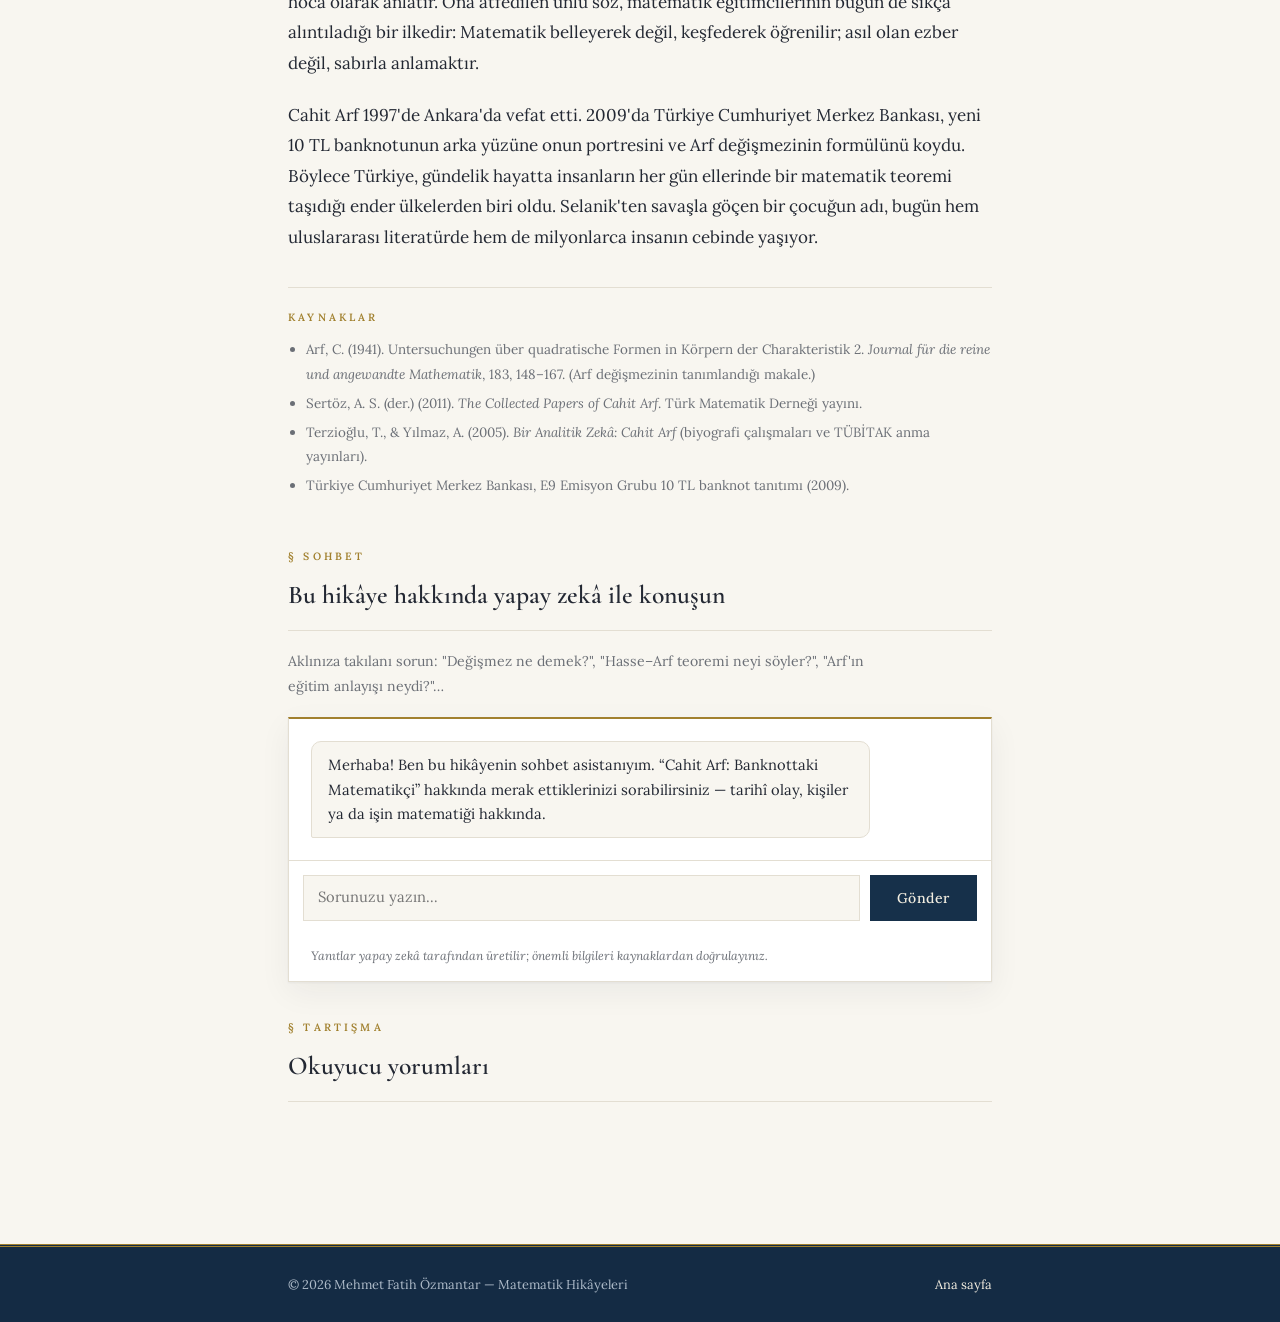
<file: hikayeler/cahit-arf.html>
<!doctype html>
<html lang="tr">
<head>
<meta charset="utf-8">
<meta name="viewport" content="width=device-width, initial-scale=1">
<title>Cahit Arf: Banknottaki Matematikçi — Matematik Hikâyeleri</title>
<link rel="preconnect" href="https://fonts.googleapis.com">
<link rel="preconnect" href="https://fonts.gstatic.com" crossorigin>
<link href="https://fonts.googleapis.com/css2?family=Cormorant+Garamond:ital,wght@0,500;0,600;0,700;1,500;1,600&family=Lora:ital,wght@0,400;0,500;0,600;1,400;1,500&display=swap" rel="stylesheet">
<link rel="stylesheet" href="../assets/hikaye.css">
</head>
<body>

<div class="topbar">
  <div class="topbar-in">
    <a class="back" href="index.html">← Tüm hikâyeler</a>
    <div class="wordmark">Matematik Hikâyeleri</div>
  </div>
</div>

<header class="story-hero">
  <div class="story-hero-in">
    <p class="eyebrow">Gerçek Bir Tarih Hikâyesi · 1910–1997</p>
    <h1>Cahit Arf: Savaş Göçünden 10 Liralık Banknota Uzanan Bir Ömür</h1>
    <div class="story-meta">
      <span>📍 Selanik → İstanbul → Paris → Göttingen → Ankara</span>
      <span>👤 Cahit Arf &amp; Helmut Hasse</span>
      <span>🧮 Cebir ve sayılar kuramı</span>
    </div>
  </div>
</header>

<article>
  <p>Cebinizde bir 10 Türk Lirası varsa, arka yüzünü çevirin: Sizi gözlüklü, düşünceli bir adam karşılar; hemen yanında da tuhaf görünüşlü bir formül. O adam Cahit Arf, formül ise dünya matematik literatürüne adıyla geçen "Arf değişmezi"dir. Peki bir matematikçi, bir ülkenin parasının üzerine nasıl gelir? Hikâye, bir savaş kaçışıyla başlıyor.</p>

  <p>Cahit Arf 1910'da, o zamanlar Osmanlı toprağı olan Selanik'te doğdu. 1912'de Balkan Savaşı patlayınca ailesi her şeyi geride bırakıp İstanbul'a göç etmek zorunda kaldı. Arf'ın matematikle ilişkisi, ilkokul yıllarında bir öğretmeninin fark ettiği yeteneğiyle başladı; lise çağında Fransa'ya gönderildi ve St. Louis Lisesi'ni normal süresinin yarısında bitirdi. Ardından Fransa'nın en seçkin okullarından École Normale Supérieure'e girdi.</p>

  <p>Yurda dönüp bir süre Galatasaray Lisesi'nde öğretmenlik ve İstanbul Üniversitesi'nde asistanlık yaptıktan sonra, 1937'de doktora için Almanya'ya, Göttingen'e gitti. Danışmanı, dönemin en önemli cebircilerinden Helmut Hasse'ydi. Hasse ona çözülmesi güç bir problem verdi; Arf problemi beklenenden kısa sürede çözdü. Bu çalışmadan, bugün cebirsel sayılar kuramı derslerinde okutulan <strong>Hasse–Arf teoremi</strong> doğdu. Hemen ardından, karakteristiği 2 olan cisimler üzerindeki kuadratik formları sınıflandırdığı çalışmasında, sonradan adıyla anılacak değişmezi tanımladı.</p>

  <div class="math-box">
    <h3>Hikâyenin Matematiği</h3>
    <p>Matematikte "değişmez" (invaryant), bir nesneyi biçimi değiştirilse bile tanımaya yarayan bir etikettir — parmak izi gibi. <strong>Arf değişmezi</strong>, karakteristik 2'deki kuadratik formların parmak izidir: İki form birbirine dönüştürülebiliyorsa Arf değişmezleri aynıdır.</p>
    <p>İşin şaşırtıcı yanı, bu soyut etiketin onyıllar sonra bambaşka bir alanda, topolojide (düğüm kuramında ve manifoldların sınıflandırılmasında) yeniden ortaya çıkmasıdır. Bugün "Arf invariant" terimi, dünyanın her yerindeki topoloji ders kitaplarında geçer — 10 TL'nin arkasındaki formül de budur.</p>
  </div>

  <p>Arf 1938'de yurda döndü. İstanbul Üniversitesi'nde profesör oldu; 1960'larda bir süre Amerika'da Princeton'daki İleri Araştırmalar Enstitüsü'nde ve Berkeley'de bulundu. Dönüşünde yeni kurulan ODTÜ'de matematik bölümünün gelişmesine öncülük etti. 1967-1974 yıllarında TÜBİTAK Bilim Kurulu başkanlığını yürüterek Türkiye'de bilim politikalarının kurumsallaşmasında belirleyici rol oynadı. Öğrencileri onu, kanıtı tahtada bitirmekle yetinmeyip "peki bunu neden böyle tanımladık?" diye sormaya zorlayan bir hoca olarak anlatır. Ona atfedilen ünlü söz, matematik eğitimcilerinin bugün de sıkça alıntıladığı bir ilkedir: Matematik belleyerek değil, keşfederek öğrenilir; asıl olan ezber değil, sabırla anlamaktır.</p>

  <p>Cahit Arf 1997'de Ankara'da vefat etti. 2009'da Türkiye Cumhuriyet Merkez Bankası, yeni 10 TL banknotunun arka yüzüne onun portresini ve Arf değişmezinin formülünü koydu. Böylece Türkiye, gündelik hayatta insanların her gün ellerinde bir matematik teoremi taşıdığı ender ülkelerden biri oldu. Selanik'ten savaşla göçen bir çocuğun adı, bugün hem uluslararası literatürde hem de milyonlarca insanın cebinde yaşıyor.</p>

  <div class="sources">
    <h3>Kaynaklar</h3>
    <ul>
      <li>Arf, C. (1941). Untersuchungen über quadratische Formen in Körpern der Charakteristik 2. <i>Journal für die reine und angewandte Mathematik</i>, 183, 148–167. (Arf değişmezinin tanımlandığı makale.)</li>
      <li>Sertöz, A. S. (der.) (2011). <i>The Collected Papers of Cahit Arf</i>. Türk Matematik Derneği yayını.</li>
      <li>Terzioğlu, T., &amp; Yılmaz, A. (2005). <i>Bir Analitik Zekâ: Cahit Arf</i> (biyografi çalışmaları ve TÜBİTAK anma yayınları).</li>
      <li>Türkiye Cumhuriyet Merkez Bankası, E9 Emisyon Grubu 10 TL banknot tanıtımı (2009).</li>
    </ul>
  </div>
</article>

<section class="panel" id="sohbet">
  <div class="panel-head"><span class="kicker">Sohbet</span><h2>Bu hikâye hakkında yapay zekâ ile konuşun</h2></div>
  <p class="panel-sub">Aklınıza takılanı sorun: "Değişmez ne demek?", "Hasse–Arf teoremi neyi söyler?", "Arf'ın eğitim anlayışı neydi?"…</p>
  <div class="chat-box">
    <div class="chat-log" id="chat-log"></div>
    <form class="chat-form" id="chat-form">
      <textarea id="chat-input" rows="1" placeholder="Sorunuzu yazın…" aria-label="Sorunuz"></textarea>
      <button type="submit" id="chat-send">Gönder</button>
    </form>
    <div class="chat-note">Yanıtlar yapay zekâ tarafından üretilir; önemli bilgileri kaynaklardan doğrulayınız.</div>
  </div>
</section>

<section class="panel" id="yorum-panel">
  <div class="panel-head"><span class="kicker">Tartışma</span><h2>Okuyucu yorumları</h2></div>
  <div id="yorumlar"></div>
</section>

<footer>
  <div class="foot-in">
    <span>© 2026 Mehmet Fatih Özmantar — Matematik Hikâyeleri</span>
    <a href="../index.html">Ana sayfa</a>
  </div>
</footer>

<script>
window.STORY = {
  id: "cahit-arf",
  title: "Cahit Arf: Banknottaki Matematikçi",
  context: "Cahit Arf (1910 Selanik - 1997 Ankara). Balkan Savaşı'nda ailesi İstanbul'a göç etti. Fransa'da St. Louis Lisesi'ni yarı sürede bitirdi, École Normale Supérieure'de okudu. Galatasaray Lisesi'nde öğretmenlik, İstanbul Üniversitesi'nde asistanlık sonrası 1937'de Göttingen'de Helmut Hasse ile doktora yaptı; Hasse-Arf teoremi bu çalışmadan doğdu. 1941 tarihli makalesinde karakteristik 2 cisimler üzerindeki kuadratik formları sınıflandırdı ve Arf değişmezini (Arf invariant) tanımladı; bu kavram sonradan topolojide (düğüm kuramı, manifold sınıflandırması) yeniden ortaya çıktı. İstanbul Üniversitesi'nde profesörlük, Princeton Institute for Advanced Study ve Berkeley'de araştırma, ODTÜ matematik bölümünün gelişiminde öncülük, 1967-1974 TÜBİTAK Bilim Kurulu başkanlığı. Matematik eğitimi anlayışı: ezber değil keşfederek ve sabırla anlama. 2009'da 10 TL banknotunun arka yüzüne portresi ve Arf değişmezi formülü kondu."
};
</script>
<script src="../config.js"></script>
<script src="../assets/chat.js"></script>
</body>
</html>
</file>
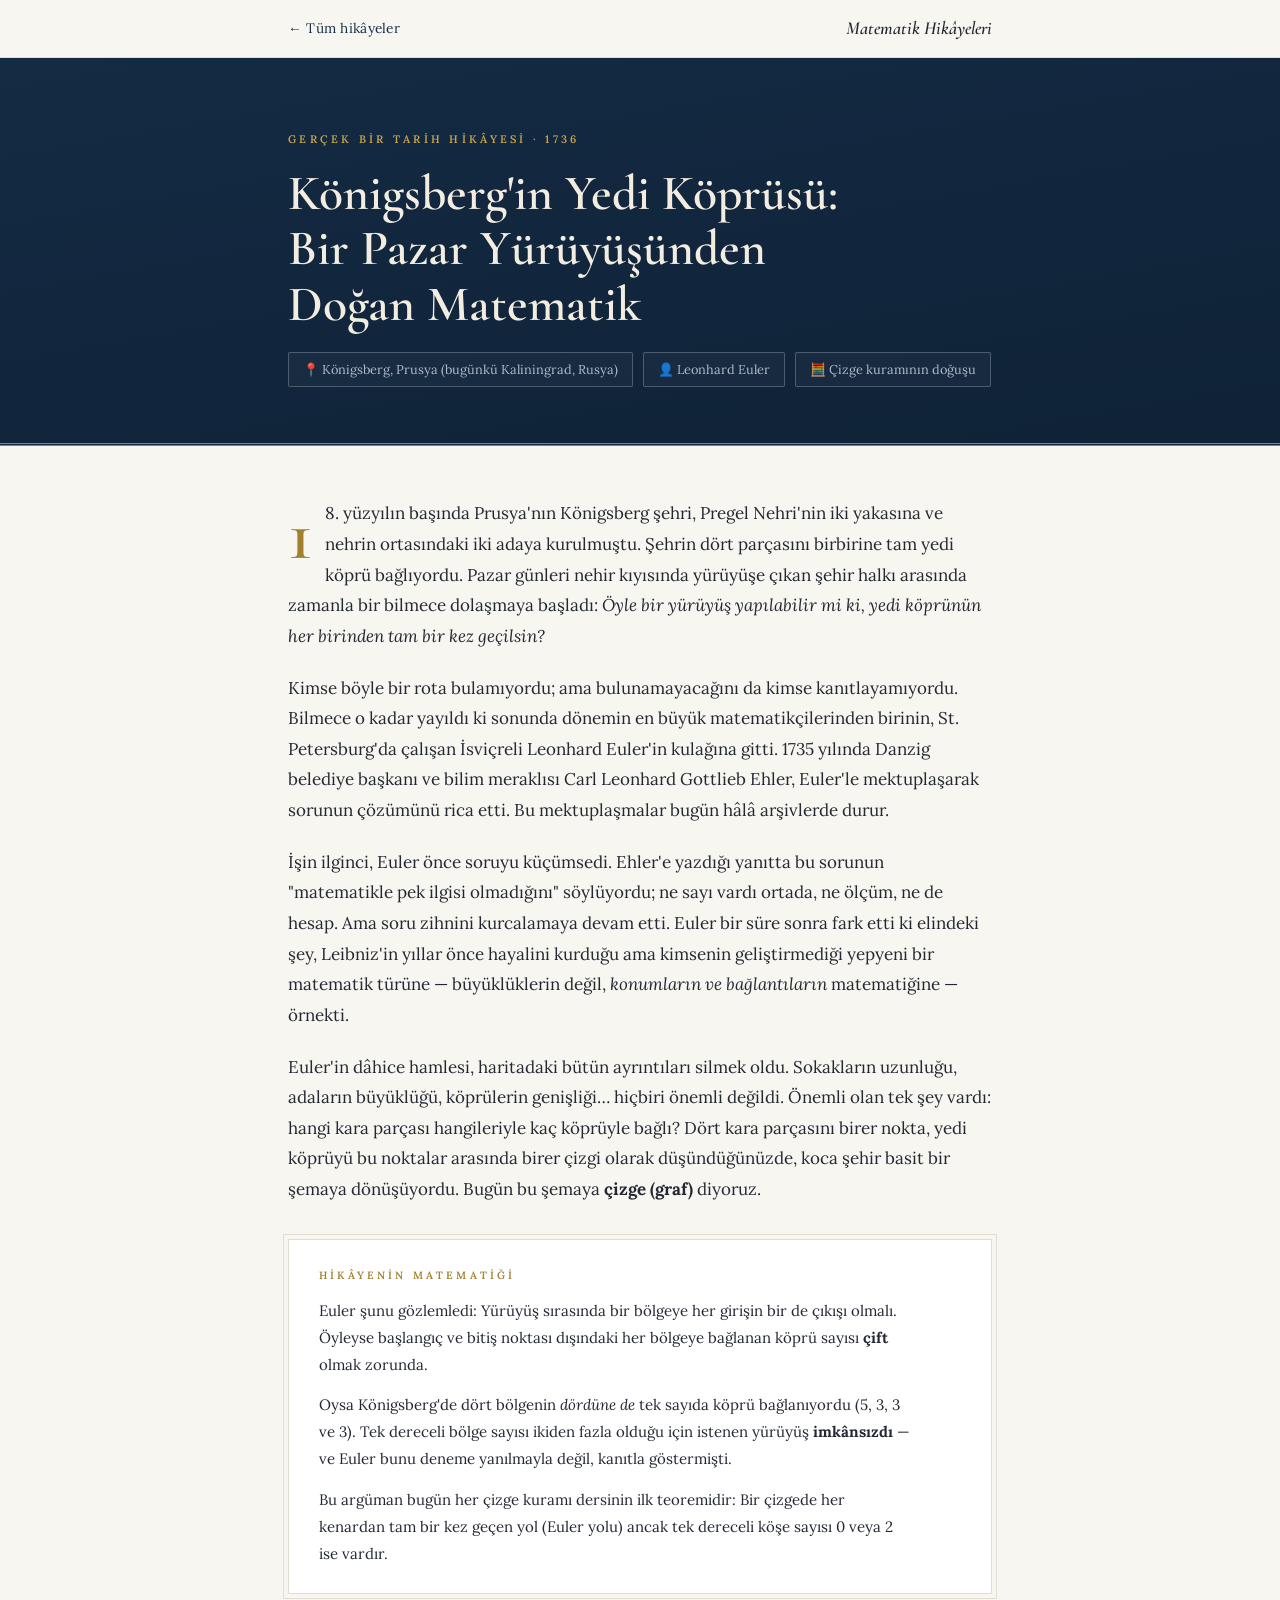
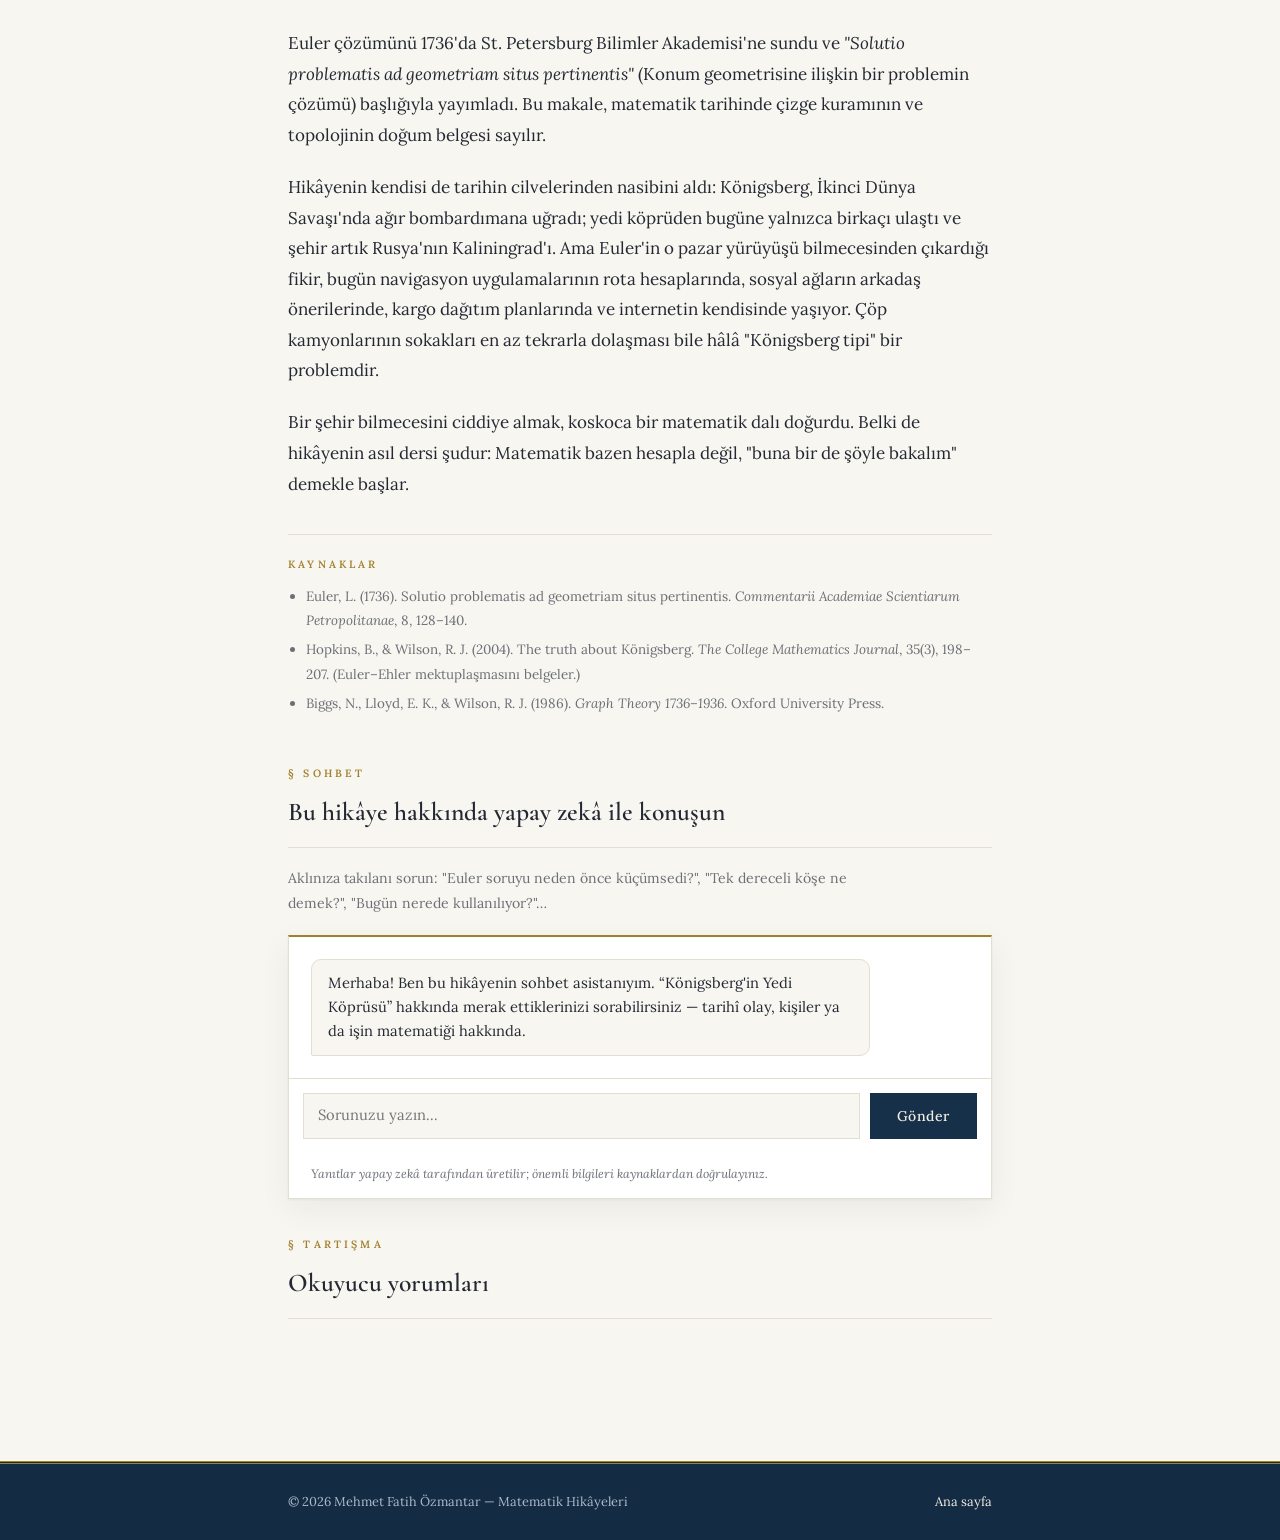
<file: hikayeler/konigsberg-kopruleri.html>
<!doctype html>
<html lang="tr">
<head>
<meta charset="utf-8">
<meta name="viewport" content="width=device-width, initial-scale=1">
<title>Königsberg'in Yedi Köprüsü — Matematik Hikâyeleri</title>
<link rel="preconnect" href="https://fonts.googleapis.com">
<link rel="preconnect" href="https://fonts.gstatic.com" crossorigin>
<link href="https://fonts.googleapis.com/css2?family=Cormorant+Garamond:ital,wght@0,500;0,600;0,700;1,500;1,600&family=Lora:ital,wght@0,400;0,500;0,600;1,400;1,500&display=swap" rel="stylesheet">
<link rel="stylesheet" href="../assets/hikaye.css">
</head>
<body>

<div class="topbar">
  <div class="topbar-in">
    <a class="back" href="index.html">← Tüm hikâyeler</a>
    <div class="wordmark">Matematik Hikâyeleri</div>
  </div>
</div>

<header class="story-hero">
  <div class="story-hero-in">
    <p class="eyebrow">Gerçek Bir Tarih Hikâyesi · 1736</p>
    <h1>Königsberg'in Yedi Köprüsü: Bir Pazar Yürüyüşünden Doğan Matematik</h1>
    <div class="story-meta">
      <span>📍 Königsberg, Prusya (bugünkü Kaliningrad, Rusya)</span>
      <span>👤 Leonhard Euler</span>
      <span>🧮 Çizge kuramının doğuşu</span>
    </div>
  </div>
</header>

<article>
  <p>18. yüzyılın başında Prusya'nın Königsberg şehri, Pregel Nehri'nin iki yakasına ve nehrin ortasındaki iki adaya kurulmuştu. Şehrin dört parçasını birbirine tam yedi köprü bağlıyordu. Pazar günleri nehir kıyısında yürüyüşe çıkan şehir halkı arasında zamanla bir bilmece dolaşmaya başladı: <em>Öyle bir yürüyüş yapılabilir mi ki, yedi köprünün her birinden tam bir kez geçilsin?</em></p>

  <p>Kimse böyle bir rota bulamıyordu; ama bulunamayacağını da kimse kanıtlayamıyordu. Bilmece o kadar yayıldı ki sonunda dönemin en büyük matematikçilerinden birinin, St. Petersburg'da çalışan İsviçreli Leonhard Euler'in kulağına gitti. 1735 yılında Danzig belediye başkanı ve bilim meraklısı Carl Leonhard Gottlieb Ehler, Euler'le mektuplaşarak sorunun çözümünü rica etti. Bu mektuplaşmalar bugün hâlâ arşivlerde durur.</p>

  <p>İşin ilginci, Euler önce soruyu küçümsedi. Ehler'e yazdığı yanıtta bu sorunun "matematikle pek ilgisi olmadığını" söylüyordu; ne sayı vardı ortada, ne ölçüm, ne de hesap. Ama soru zihnini kurcalamaya devam etti. Euler bir süre sonra fark etti ki elindeki şey, Leibniz'in yıllar önce hayalini kurduğu ama kimsenin geliştirmediği yepyeni bir matematik türüne — büyüklüklerin değil, <em>konumların ve bağlantıların</em> matematiğine — örnekti.</p>

  <p>Euler'in dâhice hamlesi, haritadaki bütün ayrıntıları silmek oldu. Sokakların uzunluğu, adaların büyüklüğü, köprülerin genişliği… hiçbiri önemli değildi. Önemli olan tek şey vardı: hangi kara parçası hangileriyle kaç köprüyle bağlı? Dört kara parçasını birer nokta, yedi köprüyü bu noktalar arasında birer çizgi olarak düşündüğünüzde, koca şehir basit bir şemaya dönüşüyordu. Bugün bu şemaya <strong>çizge (graf)</strong> diyoruz.</p>

  <div class="math-box">
    <h3>Hikâyenin Matematiği</h3>
    <p>Euler şunu gözlemledi: Yürüyüş sırasında bir bölgeye her girişin bir de çıkışı olmalı. Öyleyse başlangıç ve bitiş noktası dışındaki her bölgeye bağlanan köprü sayısı <strong>çift</strong> olmak zorunda.</p>
    <p>Oysa Königsberg'de dört bölgenin <em>dördüne de</em> tek sayıda köprü bağlanıyordu (5, 3, 3 ve 3). Tek dereceli bölge sayısı ikiden fazla olduğu için istenen yürüyüş <strong>imkânsızdı</strong> — ve Euler bunu deneme yanılmayla değil, kanıtla göstermişti.</p>
    <p>Bu argüman bugün her çizge kuramı dersinin ilk teoremidir: Bir çizgede her kenardan tam bir kez geçen yol (Euler yolu) ancak tek dereceli köşe sayısı 0 veya 2 ise vardır.</p>
  </div>

  <p>Euler çözümünü 1736'da St. Petersburg Bilimler Akademisi'ne sundu ve <em>"Solutio problematis ad geometriam situs pertinentis"</em> (Konum geometrisine ilişkin bir problemin çözümü) başlığıyla yayımladı. Bu makale, matematik tarihinde çizge kuramının ve topolojinin doğum belgesi sayılır.</p>

  <p>Hikâyenin kendisi de tarihin cilvelerinden nasibini aldı: Königsberg, İkinci Dünya Savaşı'nda ağır bombardımana uğradı; yedi köprüden bugüne yalnızca birkaçı ulaştı ve şehir artık Rusya'nın Kaliningrad'ı. Ama Euler'in o pazar yürüyüşü bilmecesinden çıkardığı fikir, bugün navigasyon uygulamalarının rota hesaplarında, sosyal ağların arkadaş önerilerinde, kargo dağıtım planlarında ve internetin kendisinde yaşıyor. Çöp kamyonlarının sokakları en az tekrarla dolaşması bile hâlâ "Königsberg tipi" bir problemdir.</p>

  <p>Bir şehir bilmecesini ciddiye almak, koskoca bir matematik dalı doğurdu. Belki de hikâyenin asıl dersi şudur: Matematik bazen hesapla değil, "buna bir de şöyle bakalım" demekle başlar.</p>

  <div class="sources">
    <h3>Kaynaklar</h3>
    <ul>
      <li>Euler, L. (1736). Solutio problematis ad geometriam situs pertinentis. <i>Commentarii Academiae Scientiarum Petropolitanae</i>, 8, 128–140.</li>
      <li>Hopkins, B., &amp; Wilson, R. J. (2004). The truth about Königsberg. <i>The College Mathematics Journal</i>, 35(3), 198–207. (Euler–Ehler mektuplaşmasını belgeler.)</li>
      <li>Biggs, N., Lloyd, E. K., &amp; Wilson, R. J. (1986). <i>Graph Theory 1736–1936</i>. Oxford University Press.</li>
    </ul>
  </div>
</article>

<section class="panel" id="sohbet">
  <div class="panel-head"><span class="kicker">Sohbet</span><h2>Bu hikâye hakkında yapay zekâ ile konuşun</h2></div>
  <p class="panel-sub">Aklınıza takılanı sorun: "Euler soruyu neden önce küçümsedi?", "Tek dereceli köşe ne demek?", "Bugün nerede kullanılıyor?"…</p>
  <div class="chat-box">
    <div class="chat-log" id="chat-log"></div>
    <form class="chat-form" id="chat-form">
      <textarea id="chat-input" rows="1" placeholder="Sorunuzu yazın…" aria-label="Sorunuz"></textarea>
      <button type="submit" id="chat-send">Gönder</button>
    </form>
    <div class="chat-note">Yanıtlar yapay zekâ tarafından üretilir; önemli bilgileri kaynaklardan doğrulayınız.</div>
  </div>
</section>

<section class="panel" id="yorum-panel">
  <div class="panel-head"><span class="kicker">Tartışma</span><h2>Okuyucu yorumları</h2></div>
  <div id="yorumlar"></div>
</section>

<footer>
  <div class="foot-in">
    <span>© 2026 Mehmet Fatih Özmantar — Matematik Hikâyeleri</span>
    <a href="../index.html">Ana sayfa</a>
  </div>
</footer>

<script>
window.STORY = {
  id: "konigsberg-kopruleri",
  title: "Königsberg'in Yedi Köprüsü",
  context: "1736, Königsberg (bugünkü Kaliningrad). Pregel Nehri üzerindeki 7 köprünün her birinden tam bir kez geçen yürüyüş bilmecesi. 1735'te Danzig belediye başkanı Carl Leonhard Gottlieb Ehler, Leonhard Euler'den çözüm istedi; Euler önce sorunun matematikle ilgisiz olduğunu düşündü, sonra Leibniz'in 'geometria situs' fikriyle bağ kurdu. Kara parçalarını köşe, köprüleri kenar olarak soyutladı (çizge/graf kavramı). Dört bölgenin dördü de tek dereceli (5,3,3,3) olduğundan böyle bir yürüyüşün imkânsız olduğunu kanıtladı. 1736'da 'Solutio problematis ad geometriam situs pertinentis' makalesiyle yayımladı; çizge kuramı ve topolojinin başlangıcı sayılır. Euler yolu teoremi: tek dereceli köşe sayısı 0 veya 2 olmalı. Modern uygulamalar: rota optimizasyonu, sosyal ağlar, GPS navigasyon, çöp toplama rotaları. Königsberg II. Dünya Savaşı'nda yıkıldı, köprülerin çoğu bugün yok."
};
</script>
<script src="../config.js"></script>
<script src="../assets/chat.js"></script>
</body>
</html>
</file>
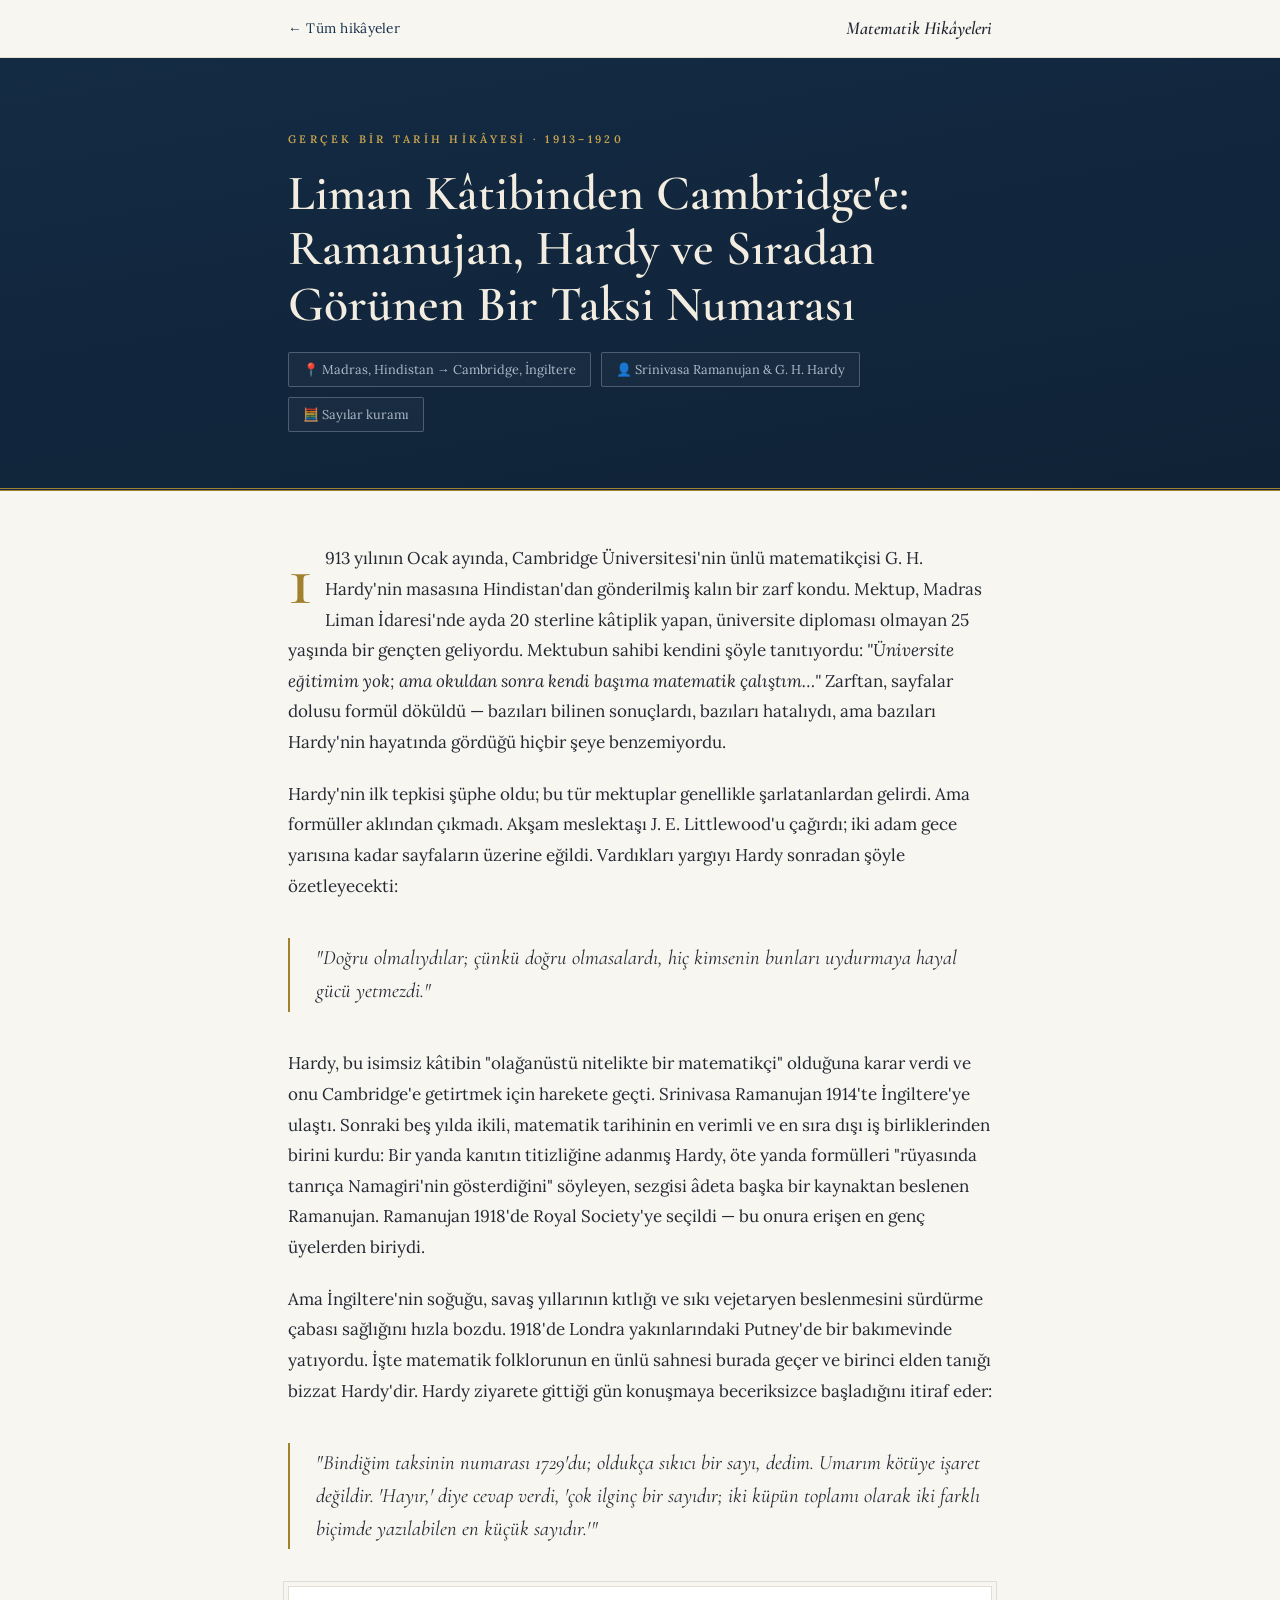
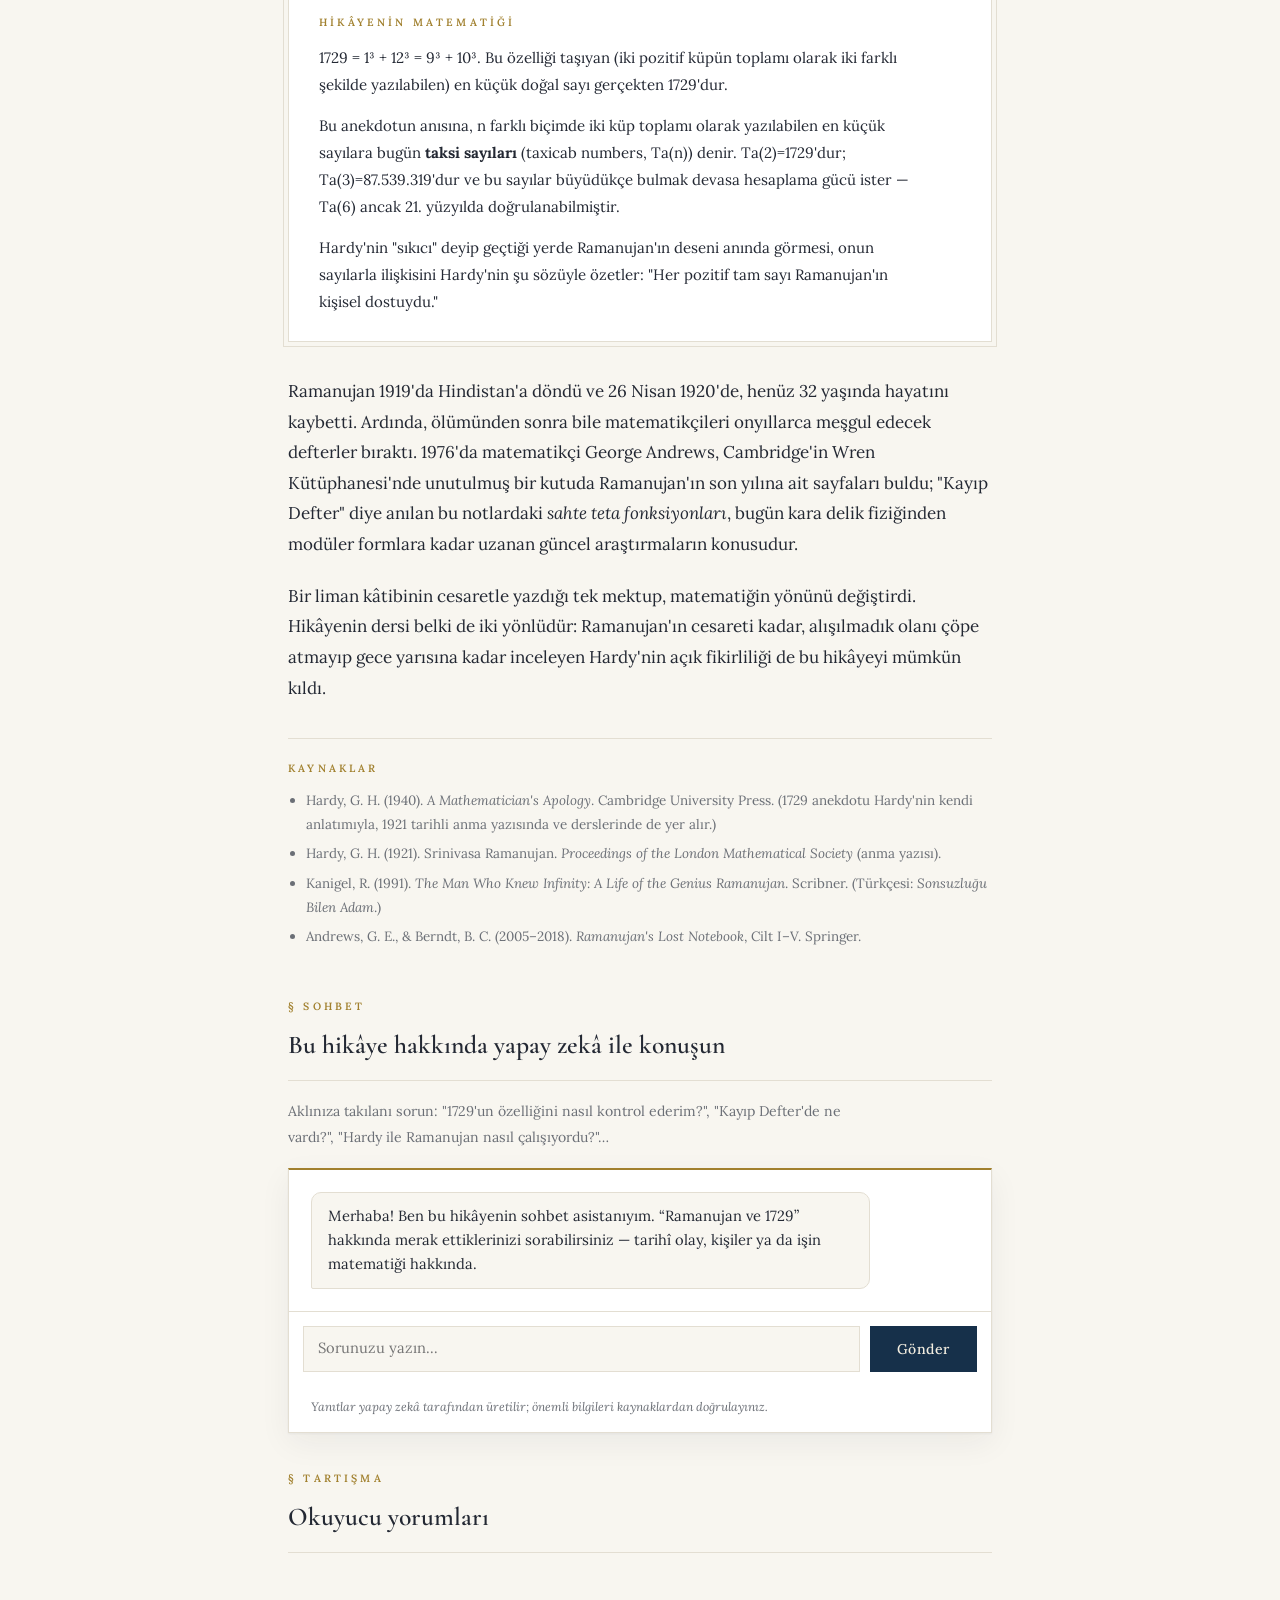
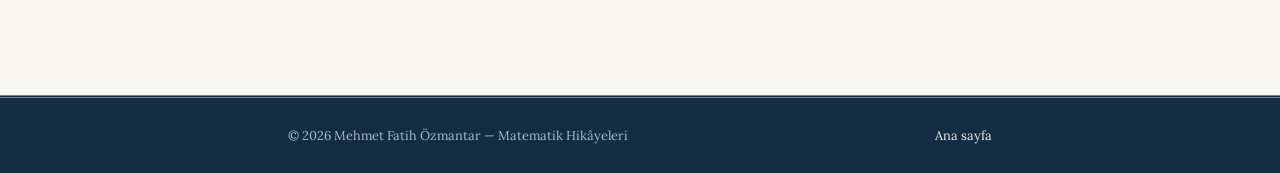
<file: hikayeler/ramanujan-1729.html>
<!doctype html>
<html lang="tr">
<head>
<meta charset="utf-8">
<meta name="viewport" content="width=device-width, initial-scale=1">
<title>Ramanujan ve 1729 — Matematik Hikâyeleri</title>
<link rel="preconnect" href="https://fonts.googleapis.com">
<link rel="preconnect" href="https://fonts.gstatic.com" crossorigin>
<link href="https://fonts.googleapis.com/css2?family=Cormorant+Garamond:ital,wght@0,500;0,600;0,700;1,500;1,600&family=Lora:ital,wght@0,400;0,500;0,600;1,400;1,500&display=swap" rel="stylesheet">
<link rel="stylesheet" href="../assets/hikaye.css">
</head>
<body>

<div class="topbar">
  <div class="topbar-in">
    <a class="back" href="index.html">← Tüm hikâyeler</a>
    <div class="wordmark">Matematik Hikâyeleri</div>
  </div>
</div>

<header class="story-hero">
  <div class="story-hero-in">
    <p class="eyebrow">Gerçek Bir Tarih Hikâyesi · 1913–1920</p>
    <h1>Liman Kâtibinden Cambridge'e: Ramanujan, Hardy ve Sıradan Görünen Bir Taksi Numarası</h1>
    <div class="story-meta">
      <span>📍 Madras, Hindistan → Cambridge, İngiltere</span>
      <span>👤 Srinivasa Ramanujan &amp; G. H. Hardy</span>
      <span>🧮 Sayılar kuramı</span>
    </div>
  </div>
</header>

<article>
  <p>1913 yılının Ocak ayında, Cambridge Üniversitesi'nin ünlü matematikçisi G. H. Hardy'nin masasına Hindistan'dan gönderilmiş kalın bir zarf kondu. Mektup, Madras Liman İdaresi'nde ayda 20 sterline kâtiplik yapan, üniversite diploması olmayan 25 yaşında bir gençten geliyordu. Mektubun sahibi kendini şöyle tanıtıyordu: <em>"Üniversite eğitimim yok; ama okuldan sonra kendi başıma matematik çalıştım…"</em> Zarftan, sayfalar dolusu formül döküldü — bazıları bilinen sonuçlardı, bazıları hatalıydı, ama bazıları Hardy'nin hayatında gördüğü hiçbir şeye benzemiyordu.</p>

  <p>Hardy'nin ilk tepkisi şüphe oldu; bu tür mektuplar genellikle şarlatanlardan gelirdi. Ama formüller aklından çıkmadı. Akşam meslektaşı J. E. Littlewood'u çağırdı; iki adam gece yarısına kadar sayfaların üzerine eğildi. Vardıkları yargıyı Hardy sonradan şöyle özetleyecekti:</p>

  <blockquote>"Doğru olmalıydılar; çünkü doğru olmasalardı, hiç kimsenin bunları uydurmaya hayal gücü yetmezdi."</blockquote>

  <p>Hardy, bu isimsiz kâtibin "olağanüstü nitelikte bir matematikçi" olduğuna karar verdi ve onu Cambridge'e getirtmek için harekete geçti. Srinivasa Ramanujan 1914'te İngiltere'ye ulaştı. Sonraki beş yılda ikili, matematik tarihinin en verimli ve en sıra dışı iş birliklerinden birini kurdu: Bir yanda kanıtın titizliğine adanmış Hardy, öte yanda formülleri "rüyasında tanrıça Namagiri'nin gösterdiğini" söyleyen, sezgisi âdeta başka bir kaynaktan beslenen Ramanujan. Ramanujan 1918'de Royal Society'ye seçildi — bu onura erişen en genç üyelerden biriydi.</p>

  <p>Ama İngiltere'nin soğuğu, savaş yıllarının kıtlığı ve sıkı vejetaryen beslenmesini sürdürme çabası sağlığını hızla bozdu. 1918'de Londra yakınlarındaki Putney'de bir bakımevinde yatıyordu. İşte matematik folklorunun en ünlü sahnesi burada geçer ve birinci elden tanığı bizzat Hardy'dir. Hardy ziyarete gittiği gün konuşmaya beceriksizce başladığını itiraf eder:</p>

  <blockquote>"Bindiğim taksinin numarası 1729'du; oldukça sıkıcı bir sayı, dedim. Umarım kötüye işaret değildir. 'Hayır,' diye cevap verdi, 'çok ilginç bir sayıdır; iki küpün toplamı olarak iki farklı biçimde yazılabilen en küçük sayıdır.'"</blockquote>

  <div class="math-box">
    <h3>Hikâyenin Matematiği</h3>
    <p>1729 = 1³ + 12³ = 9³ + 10³. Bu özelliği taşıyan (iki pozitif küpün toplamı olarak iki farklı şekilde yazılabilen) en küçük doğal sayı gerçekten 1729'dur.</p>
    <p>Bu anekdotun anısına, n farklı biçimde iki küp toplamı olarak yazılabilen en küçük sayılara bugün <strong>taksi sayıları</strong> (taxicab numbers, Ta(n)) denir. Ta(2)=1729'dur; Ta(3)=87.539.319'dur ve bu sayılar büyüdükçe bulmak devasa hesaplama gücü ister — Ta(6) ancak 21. yüzyılda doğrulanabilmiştir.</p>
    <p>Hardy'nin "sıkıcı" deyip geçtiği yerde Ramanujan'ın deseni anında görmesi, onun sayılarla ilişkisini Hardy'nin şu sözüyle özetler: "Her pozitif tam sayı Ramanujan'ın kişisel dostuydu."</p>
  </div>

  <p>Ramanujan 1919'da Hindistan'a döndü ve 26 Nisan 1920'de, henüz 32 yaşında hayatını kaybetti. Ardında, ölümünden sonra bile matematikçileri onyıllarca meşgul edecek defterler bıraktı. 1976'da matematikçi George Andrews, Cambridge'in Wren Kütüphanesi'nde unutulmuş bir kutuda Ramanujan'ın son yılına ait sayfaları buldu; "Kayıp Defter" diye anılan bu notlardaki <em>sahte teta fonksiyonları</em>, bugün kara delik fiziğinden modüler formlara kadar uzanan güncel araştırmaların konusudur.</p>

  <p>Bir liman kâtibinin cesaretle yazdığı tek mektup, matematiğin yönünü değiştirdi. Hikâyenin dersi belki de iki yönlüdür: Ramanujan'ın cesareti kadar, alışılmadık olanı çöpe atmayıp gece yarısına kadar inceleyen Hardy'nin açık fikirliliği de bu hikâyeyi mümkün kıldı.</p>

  <div class="sources">
    <h3>Kaynaklar</h3>
    <ul>
      <li>Hardy, G. H. (1940). <i>A Mathematician's Apology</i>. Cambridge University Press. (1729 anekdotu Hardy'nin kendi anlatımıyla, 1921 tarihli anma yazısında ve derslerinde de yer alır.)</li>
      <li>Hardy, G. H. (1921). Srinivasa Ramanujan. <i>Proceedings of the London Mathematical Society</i> (anma yazısı).</li>
      <li>Kanigel, R. (1991). <i>The Man Who Knew Infinity: A Life of the Genius Ramanujan</i>. Scribner. (Türkçesi: <i>Sonsuzluğu Bilen Adam</i>.)</li>
      <li>Andrews, G. E., &amp; Berndt, B. C. (2005–2018). <i>Ramanujan's Lost Notebook</i>, Cilt I–V. Springer.</li>
    </ul>
  </div>
</article>

<section class="panel" id="sohbet">
  <div class="panel-head"><span class="kicker">Sohbet</span><h2>Bu hikâye hakkında yapay zekâ ile konuşun</h2></div>
  <p class="panel-sub">Aklınıza takılanı sorun: "1729'un özelliğini nasıl kontrol ederim?", "Kayıp Defter'de ne vardı?", "Hardy ile Ramanujan nasıl çalışıyordu?"…</p>
  <div class="chat-box">
    <div class="chat-log" id="chat-log"></div>
    <form class="chat-form" id="chat-form">
      <textarea id="chat-input" rows="1" placeholder="Sorunuzu yazın…" aria-label="Sorunuz"></textarea>
      <button type="submit" id="chat-send">Gönder</button>
    </form>
    <div class="chat-note">Yanıtlar yapay zekâ tarafından üretilir; önemli bilgileri kaynaklardan doğrulayınız.</div>
  </div>
</section>

<section class="panel" id="yorum-panel">
  <div class="panel-head"><span class="kicker">Tartışma</span><h2>Okuyucu yorumları</h2></div>
  <div id="yorumlar"></div>
</section>

<footer>
  <div class="foot-in">
    <span>© 2026 Mehmet Fatih Özmantar — Matematik Hikâyeleri</span>
    <a href="../index.html">Ana sayfa</a>
  </div>
</footer>

<script>
window.STORY = {
  id: "ramanujan-1729",
  title: "Ramanujan ve 1729",
  context: "Srinivasa Ramanujan (1887-1920), Madras Liman İdaresi'nde kâtipken Ocak 1913'te Cambridge'li matematikçi G. H. Hardy'ye formüllerle dolu bir mektup yazdı. Hardy ve Littlewood formülleri inceledi; Hardy 'doğru olmalılar, çünkü kimsenin bunları uydurmaya hayal gücü yetmezdi' dedi. Ramanujan 1914'te Cambridge'e geldi, Hardy ile verimli bir iş birliği kurdu, 1918'de Royal Society üyesi seçildi. 1918'de hastayken Putney'deki bakımevinde Hardy taksi numarası 1729'un 'sıkıcı bir sayı' olduğunu söyledi; Ramanujan 'hayır, iki küpün toplamı olarak iki farklı şekilde yazılabilen en küçük sayı' dedi: 1729 = 1³+12³ = 9³+10³. Bu anekdot Hardy'nin kendi anlatımıdır. Bu tür sayılara taksi sayıları (Ta(n)) denir; Ta(2)=1729, Ta(3)=87539319. Ramanujan 26 Nisan 1920'de 32 yaşında öldü. 1976'da George Andrews 'Kayıp Defter'i buldu; içindeki sahte teta fonksiyonları (mock theta functions) bugün hâlâ araştırma konusu. Kaynaklar: Hardy 'A Mathematician's Apology', Kanigel 'The Man Who Knew Infinity'."
};
</script>
<script src="../config.js"></script>
<script src="../assets/chat.js"></script>
</body>
</html>
</file>
<file: assets/hikaye.css>
/* Matematik Hikâyeleri — ortak sayfa stili
   Ana sitenin lacivert-altın kitap estetiğiyle aynı tasarım dili. */

:root{
  --ground:#F8F6F0;
  --surface:#FFFFFF;
  --ink:#232833;
  --muted:#6B6F76;
  --line:#E3DED2;
  --accent:#16304A;
  --accent-soft:#16304A0F;
  --gold:#A1802E;
  --gold-soft:#A1802E1C;
  --hero-bg:#142B44;
  --hero-bg2:#0F2236;
  --hero-ink:#F2EDE0;
  --hero-muted:#AEBBC9;
  --shadow:0 1px 2px rgba(28,36,51,.05),0 10px 30px rgba(28,36,51,.06);
  --display:'Cormorant Garamond',Palatino,'Palatino Linotype',Georgia,serif;
  --body:'Lora',Georgia,'Times New Roman',serif;
}
@media (prefers-color-scheme: dark){
  :root{
    --ground:#10151D;
    --surface:#171E29;
    --ink:#E8E4D9;
    --muted:#99A0AA;
    --line:#2A3240;
    --accent:#C8A54F;
    --accent-soft:#C8A54F14;
    --gold:#C8A54F;
    --gold-soft:#C8A54F1F;
    --hero-bg:#0F2236;
    --hero-bg2:#0B1A2A;
    --hero-ink:#F2EDE0;
    --hero-muted:#9FAEBE;
    --shadow:0 1px 2px rgba(0,0,0,.4),0 10px 30px rgba(0,0,0,.35);
  }
}

*{box-sizing:border-box}
body{
  margin:0;
  background:var(--ground);
  color:var(--ink);
  font-family:var(--body);
  font-size:17px;
  line-height:1.8;
}
.serif{font-family:var(--display)}
a{color:var(--accent);text-decoration:none}
a:hover{text-decoration:underline;text-underline-offset:3px}
a:focus-visible,button:focus-visible,textarea:focus-visible{outline:2px solid var(--gold);outline-offset:2px}

.topbar{
  position:sticky;top:0;z-index:50;
  background:color-mix(in srgb,var(--ground) 92%, transparent);
  backdrop-filter:blur(12px);
  border-bottom:1px solid var(--line);
}
.topbar-in{
  max-width:760px;margin:0 auto;padding:12px 28px;
  display:flex;align-items:center;justify-content:space-between;gap:16px;
}
.back{font-size:.86rem;letter-spacing:.02em}
.wordmark{font-family:var(--display);font-style:italic;font-size:1.15rem;font-weight:600}

/* ---- hikaye açılışı: koyu lacivert ---- */
.story-hero{
  background:linear-gradient(170deg, var(--hero-bg) 0%, var(--hero-bg2) 100%);
  border-bottom:3px double var(--gold);
  color:var(--hero-ink);
}
.story-hero-in{max-width:760px;margin:0 auto;padding:72px 28px 56px}
.eyebrow{
  font-size:.68rem;font-weight:600;letter-spacing:.3em;text-transform:uppercase;
  color:#C9A44C;margin:0 0 16px;
}
h1{
  font-family:var(--display);
  font-size:clamp(2.1rem,5vw,3.1rem);font-weight:600;
  line-height:1.12;margin:0 0 20px;text-wrap:balance;
}
.story-meta{display:flex;flex-wrap:wrap;gap:10px;font-size:.8rem;color:var(--hero-muted)}
.story-meta span{
  border:1px solid color-mix(in srgb,var(--hero-muted) 35%, transparent);
  border-radius:2px;padding:5px 14px;background:rgba(255,255,255,.03);
}

/* ---- makale gövdesi ---- */
article{max-width:760px;margin:0 auto;padding:52px 28px 8px}
article p{margin:0 0 1.25em;max-width:66ch}
article > p:first-of-type::first-letter{
  font-family:var(--display);
  float:left;font-size:4.4em;line-height:.82;font-weight:600;
  padding:6px 12px 0 0;color:var(--gold);
}
article h2{
  font-family:var(--display);
  font-size:1.6rem;font-weight:600;margin:1.9em 0 .6em;
}
article blockquote{
  margin:1.8em 0;padding:4px 0 4px 26px;
  border-left:2px solid var(--gold);
  font-family:var(--display);font-style:italic;
  font-size:1.28rem;line-height:1.6;color:var(--ink);
}
.math-box{
  border:1px solid var(--line);
  outline:1px solid var(--line);outline-offset:4px;
  background:var(--surface);
  padding:26px 30px;margin:2em 0;
}
.math-box h3{
  margin:0 0 12px;font-size:.66rem;font-weight:600;
  letter-spacing:.3em;text-transform:uppercase;color:var(--gold);
}
.math-box p{font-size:.94rem;margin-bottom:.9em}
.math-box p:last-child{margin-bottom:0}
.sources{
  font-size:.84rem;color:var(--muted);
  border-top:1px solid var(--line);margin-top:2.6em;padding-top:20px;
}
.sources h3{
  font-size:.66rem;font-weight:600;letter-spacing:.3em;
  text-transform:uppercase;color:var(--gold);margin:0 0 10px;
}
.sources ul{margin:0;padding-left:18px}
.sources li{margin-bottom:5px}

/* ---- sohbet ---- */
.panel{max-width:760px;margin:0 auto;padding:36px 28px 0}
.panel-head{display:flex;flex-direction:column;gap:6px;border-bottom:1px solid var(--line);padding-bottom:12px;margin-bottom:18px}
.panel-head .kicker{font-size:.66rem;font-weight:600;letter-spacing:.3em;text-transform:uppercase;color:var(--gold);order:-1}
.panel-head .kicker::before{content:"§ "}
.panel-head h2{
  font-family:var(--display);
  font-size:1.6rem;font-weight:600;margin:0;
}
.panel-sub{font-size:.88rem;color:var(--muted);margin:0 0 18px;max-width:66ch}

.chat-box{
  border:1px solid var(--line);background:var(--surface);
  box-shadow:var(--shadow);overflow:hidden;
  border-top:2px solid var(--gold);
}
.chat-log{
  max-height:420px;min-height:120px;overflow-y:auto;
  padding:22px;display:flex;flex-direction:column;gap:14px;
}
.msg{max-width:85%;padding:11px 16px;font-size:.92rem;line-height:1.65;white-space:pre-wrap}
.msg.user{align-self:flex-end;background:var(--accent);color:var(--hero-ink);border-radius:10px 10px 2px 10px}
.msg.ai{align-self:flex-start;background:var(--ground);border:1px solid var(--line);border-radius:10px 10px 10px 2px}
.msg.sys{align-self:center;color:var(--muted);font-size:.82rem;font-style:italic;background:none;text-align:center}
.chat-form{display:flex;gap:10px;border-top:1px solid var(--line);padding:14px}
.chat-form textarea{
  flex:1;resize:none;border:1px solid var(--line);
  background:var(--ground);color:var(--ink);
  font-family:var(--body);font-size:.92rem;padding:11px 14px;min-height:46px;max-height:140px;
}
.chat-form button{
  border:1px solid var(--accent);background:var(--accent);color:var(--hero-ink);
  font-family:var(--body);font-weight:500;font-size:.88rem;letter-spacing:.04em;
  padding:0 26px;cursor:pointer;transition:background .2s,color .2s;
}
.chat-form button:hover:not(:disabled){background:transparent;color:var(--accent)}
.chat-form button:disabled{opacity:.5;cursor:default}
.chat-note{font-size:.76rem;color:var(--muted);padding:10px 22px 14px;font-style:italic}

/* ---- yorumlar ---- */
#yorumlar{min-height:60px}
.placeholder{
  border:1px dashed var(--line);background:var(--surface);
  padding:22px;text-align:center;color:var(--muted);font-size:.88rem;font-style:italic;
}

footer{border-top:3px double var(--gold);background:var(--hero-bg);color:var(--hero-muted);margin-top:64px}
.foot-in{max-width:760px;margin:0 auto;padding:26px 28px;display:flex;flex-wrap:wrap;gap:12px;justify-content:space-between;font-size:.8rem}
footer a{color:var(--hero-ink)}

@media (prefers-reduced-motion: reduce){
  *{transition:none !important;scroll-behavior:auto !important}
}
</file>
